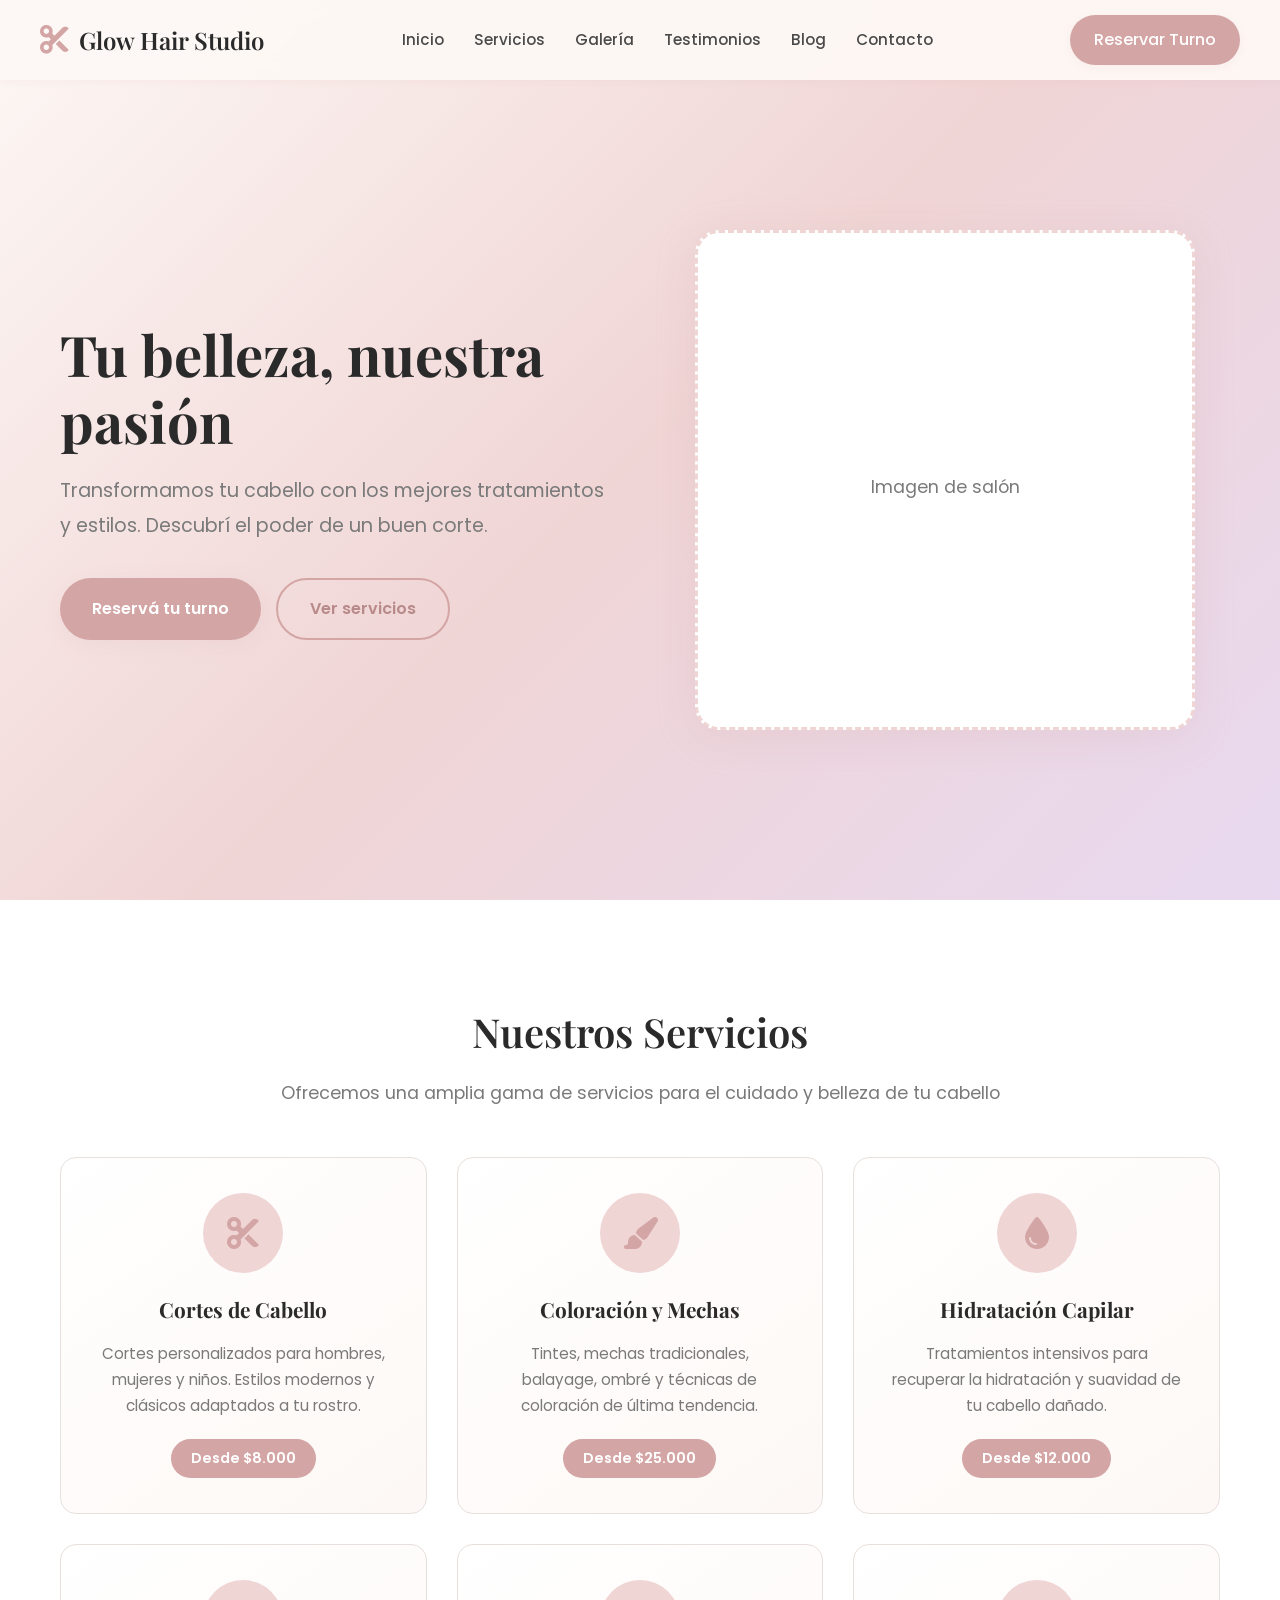
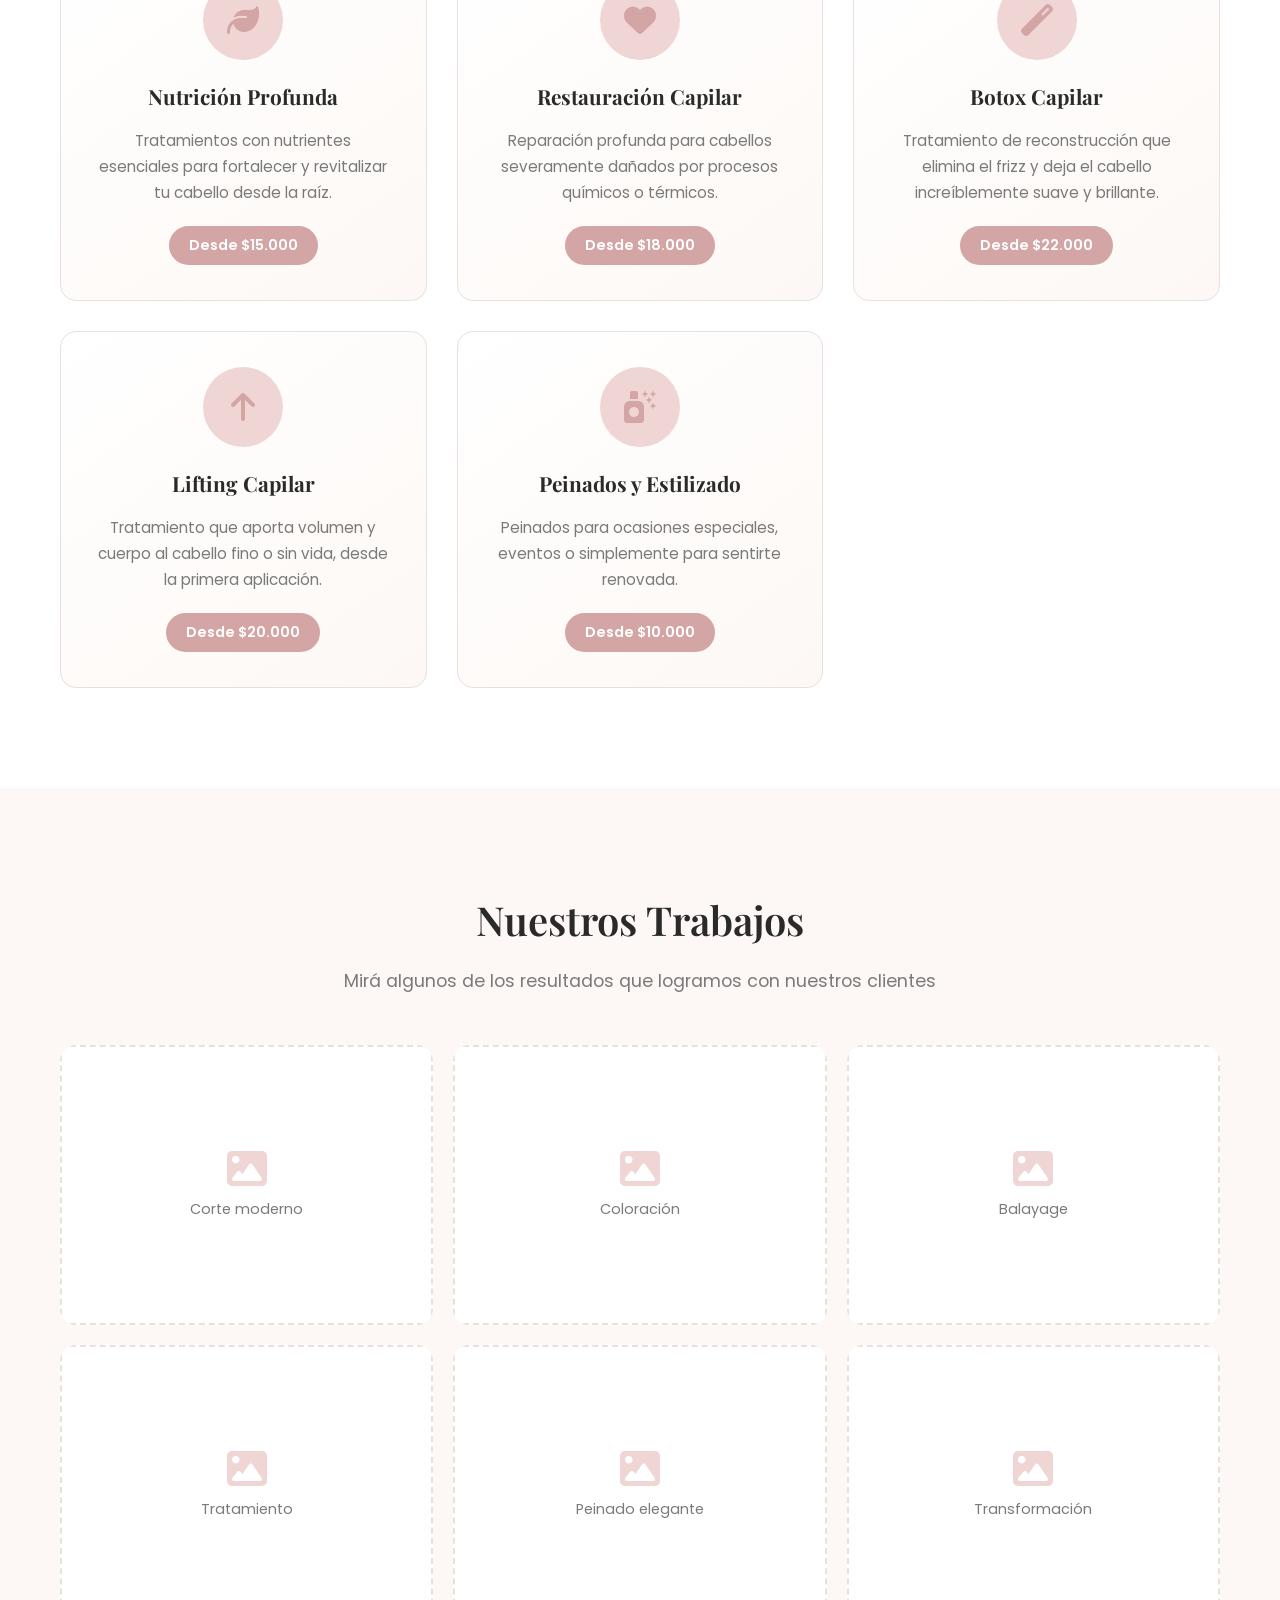
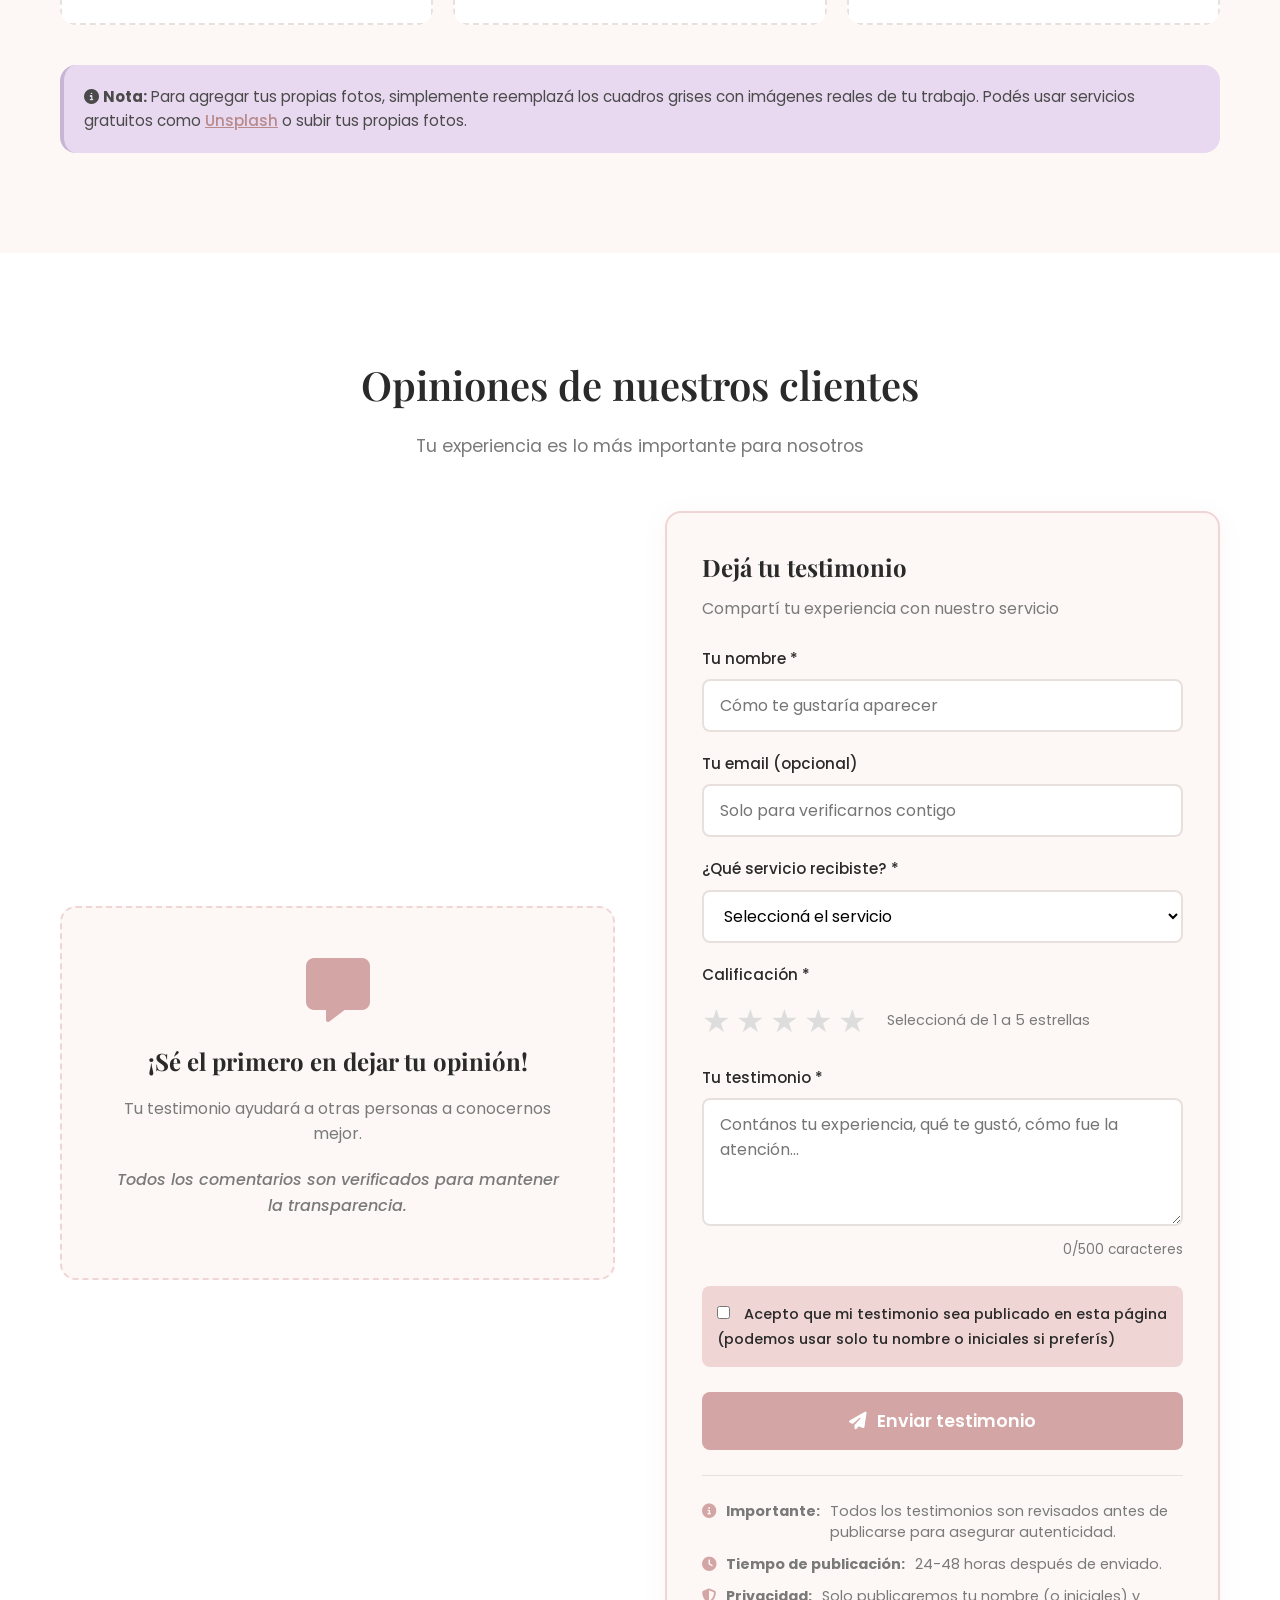
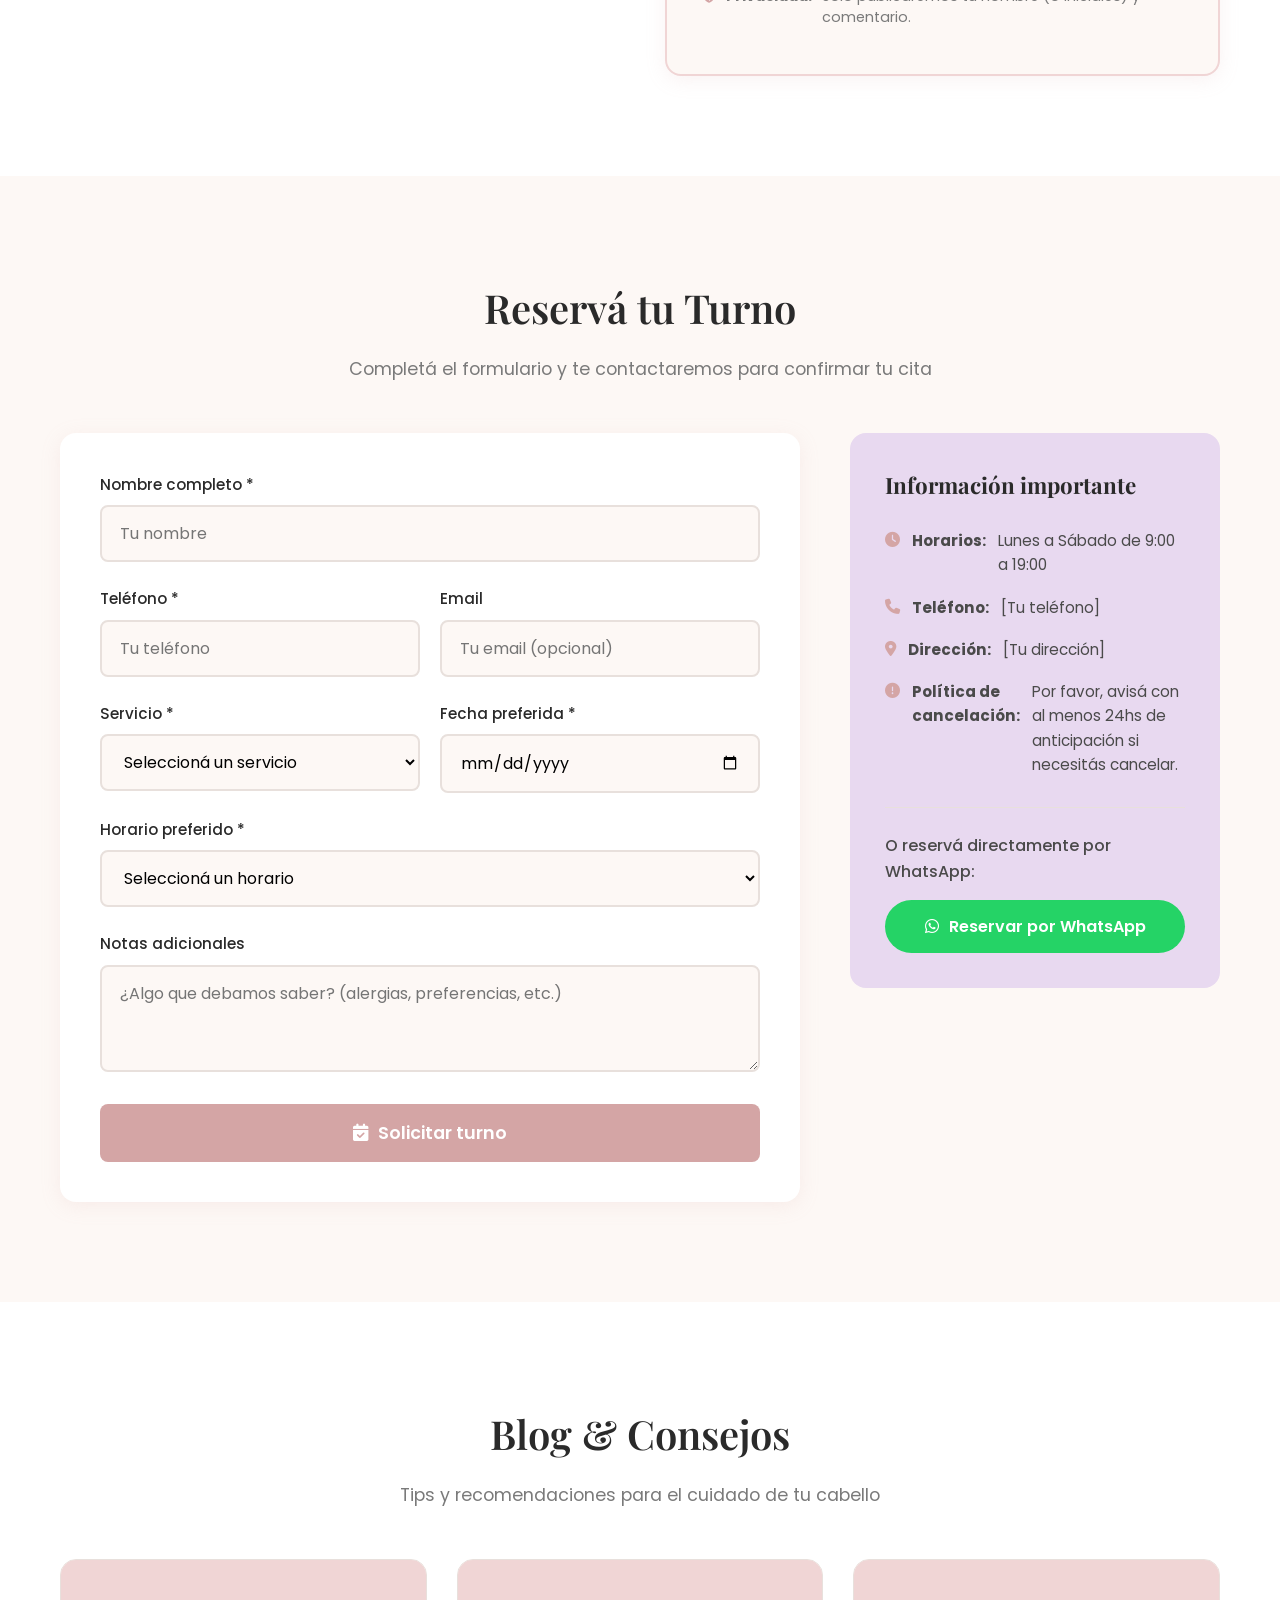
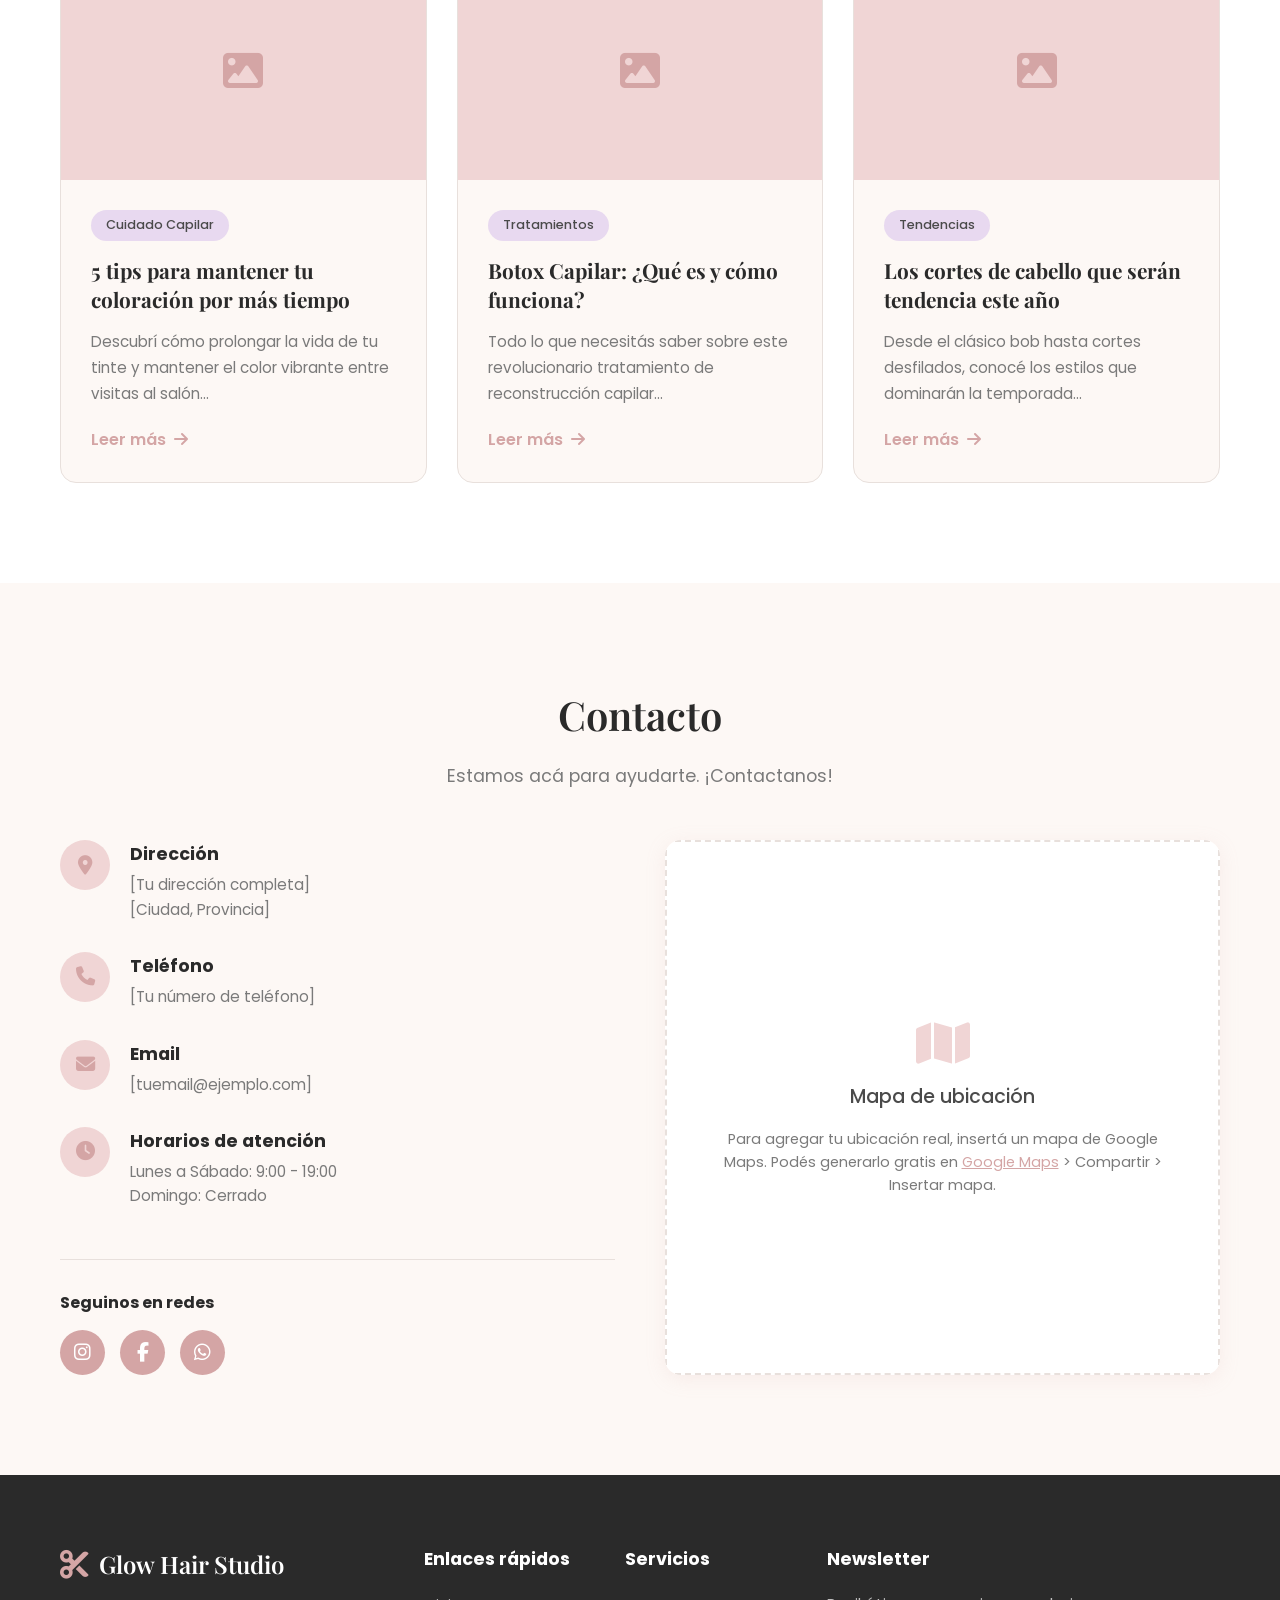
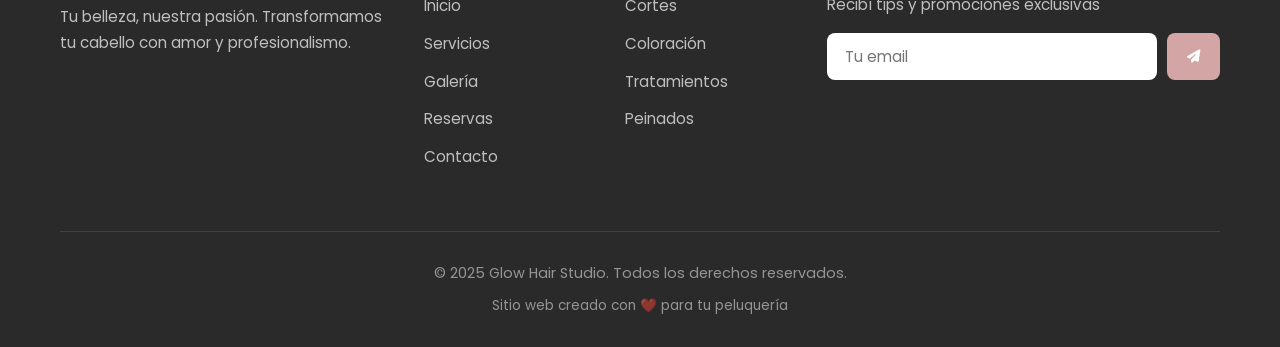
<file: index.html>
<!DOCTYPE html>
<html lang="es">
<head>
    <meta charset="UTF-8">
    <meta name="viewport" content="width=device-width, initial-scale=1.0">
    <title>Glow Hair Studio | Tu peluquería de confianza</title>
    <link rel="stylesheet" href="styles.css">
    <link rel="preconnect" href="https://fonts.googleapis.com">
    <link rel="preconnect" href="https://fonts.gstatic.com" crossorigin>
    <link href="https://fonts.googleapis.com/css2?family=Playfair+Display:wght@400;500;600;700&family=Poppins:wght@300;400;500;600&display=swap" rel="stylesheet">
    <link rel="stylesheet" href="https://cdnjs.cloudflare.com/ajax/libs/font-awesome/6.4.0/css/all.min.css">
</head>
<body>
    <!-- Header / Navbar -->
    <header class="header">
        <nav class="navbar">
            <div class="logo">
                <i class="fas fa-cut"></i>
                <span>Glow Hair Studio</span>
            </div>
            <ul class="nav-links">
                <li><a href="#inicio">Inicio</a></li>
                <li><a href="#servicios">Servicios</a></li>
                <li><a href="#galeria">Galería</a></li>
                <li><a href="#testimonios">Testimonios</a></li>
                <li><a href="#blog">Blog</a></li>
                <li><a href="#contacto">Contacto</a></li>
            </ul>
            <a href="#reservas" class="btn-reservar">Reservar Turno</a>
            <div class="hamburger">
                <span></span>
                <span></span>
                <span></span>
            </div>
        </nav>
    </header>

    <!-- Hero Section -->
    <section id="inicio" class="hero">
        <div class="hero-content">
            <h1>Tu belleza, nuestra pasión</h1>
            <p>Transformamos tu cabello con los mejores tratamientos y estilos. Descubrí el poder de un buen corte.</p>
            <div class="hero-buttons">
                <a href="#reservas" class="btn-primary">Reservá tu turno</a>
                <a href="#servicios" class="btn-secondary">Ver servicios</a>
            </div>
        </div>
        <div class="hero-image">
            <div class="hero-img-placeholder">
                <i class="fas fa-sparkles"></i>
                <p>Imagen de salón</p>
            </div>
        </div>
    </section>

    <!-- Services Section -->
    <section id="servicios" class="servicios">
        <div class="container">
            <h2 class="section-title">Nuestros Servicios</h2>
            <p class="section-subtitle">Ofrecemos una amplia gama de servicios para el cuidado y belleza de tu cabello</p>
            
            <div class="servicios-grid">
                <div class="servicio-card">
                    <div class="servicio-icon">
                        <i class="fas fa-cut"></i>
                    </div>
                    <h3>Cortes de Cabello</h3>
                    <p>Cortes personalizados para hombres, mujeres y niños. Estilos modernos y clásicos adaptados a tu rostro.</p>
                    <span class="precio">Desde $8.000</span>
                </div>

                <div class="servicio-card">
                    <div class="servicio-icon">
                        <i class="fas fa-paint-brush"></i>
                    </div>
                    <h3>Coloración y Mechas</h3>
                    <p>Tintes, mechas tradicionales, balayage, ombré y técnicas de coloración de última tendencia.</p>
                    <span class="precio">Desde $25.000</span>
                </div>

                <div class="servicio-card">
                    <div class="servicio-icon">
                        <i class="fas fa-tint"></i>
                    </div>
                    <h3>Hidratación Capilar</h3>
                    <p>Tratamientos intensivos para recuperar la hidratación y suavidad de tu cabello dañado.</p>
                    <span class="precio">Desde $12.000</span>
                </div>

                <div class="servicio-card">
                    <div class="servicio-icon">
                        <i class="fas fa-leaf"></i>
                    </div>
                    <h3>Nutrición Profunda</h3>
                    <p>Tratamientos con nutrientes esenciales para fortalecer y revitalizar tu cabello desde la raíz.</p>
                    <span class="precio">Desde $15.000</span>
                </div>

                <div class="servicio-card">
                    <div class="servicio-icon">
                        <i class="fas fa-heart"></i>
                    </div>
                    <h3>Restauración Capilar</h3>
                    <p>Reparación profunda para cabellos severamente dañados por procesos químicos o térmicos.</p>
                    <span class="precio">Desde $18.000</span>
                </div>

                <div class="servicio-card">
                    <div class="servicio-icon">
                        <i class="fas fa-magic"></i>
                    </div>
                    <h3>Botox Capilar</h3>
                    <p>Tratamiento de reconstrucción que elimina el frizz y deja el cabello increíblemente suave y brillante.</p>
                    <span class="precio">Desde $22.000</span>
                </div>

                <div class="servicio-card">
                    <div class="servicio-icon">
                        <i class="fas fa-arrow-up"></i>
                    </div>
                    <h3>Lifting Capilar</h3>
                    <p>Tratamiento que aporta volumen y cuerpo al cabello fino o sin vida, desde la primera aplicación.</p>
                    <span class="precio">Desde $20.000</span>
                </div>

                <div class="servicio-card">
                    <div class="servicio-icon">
                        <i class="fas fa-air-freshener"></i>
                    </div>
                    <h3>Peinados y Estilizado</h3>
                    <p>Peinados para ocasiones especiales, eventos o simplemente para sentirte renovada.</p>
                    <span class="precio">Desde $10.000</span>
                </div>
            </div>
        </div>
    </section>

    <!-- Gallery Section -->
    <section id="galeria" class="galeria">
        <div class="container">
            <h2 class="section-title">Nuestros Trabajos</h2>
            <p class="section-subtitle">Mirá algunos de los resultados que logramos con nuestros clientes</p>
            
            <div class="galeria-grid">
                <div class="galeria-item">
                    <div class="galeria-placeholder">
                        <i class="fas fa-image"></i>
                        <span>Corte moderno</span>
                    </div>
                </div>
                <div class="galeria-item">
                    <div class="galeria-placeholder">
                        <i class="fas fa-image"></i>
                        <span>Coloración</span>
                    </div>
                </div>
                <div class="galeria-item">
                    <div class="galeria-placeholder">
                        <i class="fas fa-image"></i>
                        <span>Balayage</span>
                    </div>
                </div>
                <div class="galeria-item">
                    <div class="galeria-placeholder">
                        <i class="fas fa-image"></i>
                        <span>Tratamiento</span>
                    </div>
                </div>
                <div class="galeria-item">
                    <div class="galeria-placeholder">
                        <i class="fas fa-image"></i>
                        <span>Peinado elegante</span>
                    </div>
                </div>
                <div class="galeria-item">
                    <div class="galeria-placeholder">
                        <i class="fas fa-image"></i>
                        <span>Transformación</span>
                    </div>
                </div>
            </div>
            
            <div class="galeria-nota">
                <p><i class="fas fa-info-circle"></i> <strong>Nota:</strong> Para agregar tus propias fotos, simplemente reemplazá los cuadros grises con imágenes reales de tu trabajo. Podés usar servicios gratuitos como <a href="https://unsplash.com" target="_blank">Unsplash</a> o subir tus propias fotos.</p>
            </div>
        </div>
    </section>

    <!-- Testimonials Section -->
    <section id="testimonios" class="testimonios">
        <div class="container">
            <h2 class="section-title">Opiniones de nuestros clientes</h2>
            <p class="section-subtitle">Tu experiencia es lo más importante para nosotros</p>
            
            <div class="testimonios-container">
                <!-- Lugar para testimonios futuros -->
                <div class="testimonios-vacio" id="testimonios-lista">
                    <div class="testimonios-placeholder">
                        <i class="fas fa-comment-alt"></i>
                        <h3>¡Sé el primero en dejar tu opinión!</h3>
                        <p>Tu testimonio ayudará a otras personas a conocernos mejor.</p>
                        <p class="testimonios-nota">Todos los comentarios son verificados para mantener la transparencia.</p>
                    </div>
                </div>
                
                <!-- Formulario para dejar testimonio -->
                <div class="testimonio-form-container">
                    <h3 class="form-title">Dejá tu testimonio</h3>
                    <p class="form-subtitle">Compartí tu experiencia con nuestro servicio</p>
                    
                    <form class="testimonio-form" id="form-testimonio">
                        <div class="form-group">
                            <label for="testimonio-nombre">Tu nombre *</label>
                            <input type="text" id="testimonio-nombre" name="nombre" required placeholder="Cómo te gustaría aparecer">
                        </div>
                        
                        <div class="form-group">
                            <label for="testimonio-email">Tu email (opcional)</label>
                            <input type="email" id="testimonio-email" name="email" placeholder="Solo para verificarnos contigo">
                        </div>
                        
                        <div class="form-group">
                            <label for="testimonio-servicio">¿Qué servicio recibiste? *</label>
                            <select id="testimonio-servicio" name="servicio" required>
                                <option value="">Seleccioná el servicio</option>
                                <option value="corte">Corte de cabello</option>
                                <option value="coloracion">Coloración / Mechas</option>
                                <option value="hidratacion">Hidratación</option>
                                <option value="nutricion">Nutrición</option>
                                <option value="restauracion">Restauración</option>
                                <option value="botox">Botox Capilar</option>
                                <option value="lifting">Lifting Capilar</option>
                                <option value="peinado">Peinado</option>
                                <option value="varios">Varios servicios</option>
                            </select>
                        </div>
                        
                        <div class="form-group">
                            <label for="testimonio-calificacion">Calificación *</label>
                            <div class="rating-stars">
                                <span class="star" data-value="1">★</span>
                                <span class="star" data-value="2">★</span>
                                <span class="star" data-value="3">★</span>
                                <span class="star" data-value="4">★</span>
                                <span class="star" data-value="5">★</span>
                                <span class="rating-text">Seleccioná de 1 a 5 estrellas</span>
                            </div>
                            <input type="hidden" id="testimonio-calificacion" name="calificacion" required>
                        </div>
                        
                        <div class="form-group">
                            <label for="testimonio-comentario">Tu testimonio *</label>
                            <textarea id="testimonio-comentario" name="comentario" rows="4" required placeholder="Contános tu experiencia, qué te gustó, cómo fue la atención..."></textarea>
                            <small class="char-count"><span id="char-count">0</span>/500 caracteres</small>
                        </div>
                        
                        <div class="form-consent">
                            <input type="checkbox" id="testimonio-consentimiento" name="consentimiento" required>
                            <label for="testimonio-consentimiento">
                                Acepto que mi testimonio sea publicado en esta página (podemos usar solo tu nombre o iniciales si preferís)
                            </label>
                        </div>
                        
                        <button type="submit" class="btn-testimonio">
                            <i class="fas fa-paper-plane"></i>
                            Enviar testimonio
                        </button>
                    </form>
                    
                    <div class="testimonio-info">
                        <p><i class="fas fa-info-circle"></i> <strong>Importante:</strong> Todos los testimonios son revisados antes de publicarse para asegurar autenticidad.</p>
                        <p><i class="fas fa-clock"></i> <strong>Tiempo de publicación:</strong> 24-48 horas después de enviado.</p>
                        <p><i class="fas fa-shield-alt"></i> <strong>Privacidad:</strong> Solo publicaremos tu nombre (o iniciales) y comentario.</p>
                    </div>
                </div>
            </div>
        </div>
    </section>

    <!-- Booking Section -->
    <section id="reservas" class="reservas">
        <div class="container">
            <h2 class="section-title">Reservá tu Turno</h2>
            <p class="section-subtitle">Completá el formulario y te contactaremos para confirmar tu cita</p>
            
            <div class="reservas-container">
                <form class="reservas-form" id="form-reserva">
                    <div class="form-group">
                        <label for="nombre">Nombre completo *</label>
                        <input type="text" id="nombre" name="nombre" required placeholder="Tu nombre">
                    </div>
                    
                    <div class="form-row">
                        <div class="form-group">
                            <label for="telefono">Teléfono *</label>
                            <input type="tel" id="telefono" name="telefono" required placeholder="Tu teléfono">
                        </div>
                        <div class="form-group">
                            <label for="email">Email</label>
                            <input type="email" id="email" name="email" placeholder="Tu email (opcional)">
                        </div>
                    </div>
                    
                    <div class="form-row">
                        <div class="form-group">
                            <label for="servicio">Servicio *</label>
                            <select id="servicio" name="servicio" required>
                                <option value="">Seleccioná un servicio</option>
                                <option value="corte">Corte de cabello</option>
                                <option value="coloracion">Coloración / Mechas</option>
                                <option value="hidratacion">Hidratación</option>
                                <option value="nutricion">Nutrición</option>
                                <option value="restauracion">Restauración</option>
                                <option value="botox">Botox Capilar</option>
                                <option value="lifting">Lifting Capilar</option>
                                <option value="peinado">Peinado</option>
                            </select>
                        </div>
                        <div class="form-group">
                            <label for="fecha">Fecha preferida *</label>
                            <input type="date" id="fecha" name="fecha" required>
                        </div>
                    </div>
                    
                    <div class="form-group">
                        <label for="horario">Horario preferido *</label>
                        <select id="horario" name="horario" required>
                            <option value="">Seleccioná un horario</option>
                            <option value="09:00">09:00 hs</option>
                            <option value="10:00">10:00 hs</option>
                            <option value="11:00">11:00 hs</option>
                            <option value="12:00">12:00 hs</option>
                            <option value="14:00">14:00 hs</option>
                            <option value="15:00">15:00 hs</option>
                            <option value="16:00">16:00 hs</option>
                            <option value="17:00">17:00 hs</option>
                            <option value="18:00">18:00 hs</option>
                        </select>
                    </div>
                    
                    <div class="form-group">
                        <label for="notas">Notas adicionales</label>
                        <textarea id="notas" name="notas" rows="3" placeholder="¿Algo que debamos saber? (alergias, preferencias, etc.)"></textarea>
                    </div>
                    
                    <button type="submit" class="btn-submit">
                        <i class="fas fa-calendar-check"></i>
                        Solicitar turno
                    </button>
                </form>
                
                <div class="reservas-info">
                    <h3>Información importante</h3>
                    <ul>
                        <li><i class="fas fa-clock"></i> <strong>Horarios:</strong> Lunes a Sábado de 9:00 a 19:00</li>
                        <li><i class="fas fa-phone"></i> <strong>Teléfono:</strong> [Tu teléfono]</li>
                        <li><i class="fas fa-map-marker-alt"></i> <strong>Dirección:</strong> [Tu dirección]</li>
                        <li><i class="fas fa-exclamation-circle"></i> <strong>Política de cancelación:</strong> Por favor, avisá con al menos 24hs de anticipación si necesitás cancelar.</li>
                    </ul>
                    
                    <div class="whatsapp-reserva">
                        <p>O reservá directamente por WhatsApp:</p>
                        <a href="https://wa.me/549XXXXXXXXXX?text=Hola!%20Quiero%20reservar%20un%20turno" class="btn-whatsapp" target="_blank">
                            <i class="fab fa-whatsapp"></i>
                            Reservar por WhatsApp
                        </a>
                    </div>
                </div>
            </div>
        </div>
    </section>

    <!-- Blog Section -->
    <section id="blog" class="blog">
        <div class="container">
            <h2 class="section-title">Blog & Consejos</h2>
            <p class="section-subtitle">Tips y recomendaciones para el cuidado de tu cabello</p>
            
            <div class="blog-grid">
                <article class="blog-card">
                    <div class="blog-image">
                        <div class="blog-placeholder">
                            <i class="fas fa-image"></i>
                        </div>
                    </div>
                    <div class="blog-content">
                        <span class="blog-category">Cuidado Capilar</span>
                        <h3>5 tips para mantener tu coloración por más tiempo</h3>
                        <p>Descubrí cómo prolongar la vida de tu tinte y mantener el color vibrante entre visitas al salón...</p>
                        <a href="#" class="blog-link">Leer más <i class="fas fa-arrow-right"></i></a>
                    </div>
                </article>

                <article class="blog-card">
                    <div class="blog-image">
                        <div class="blog-placeholder">
                            <i class="fas fa-image"></i>
                        </div>
                    </div>
                    <div class="blog-content">
                        <span class="blog-category">Tratamientos</span>
                        <h3>Botox Capilar: ¿Qué es y cómo funciona?</h3>
                        <p>Todo lo que necesitás saber sobre este revolucionario tratamiento de reconstrucción capilar...</p>
                        <a href="#" class="blog-link">Leer más <i class="fas fa-arrow-right"></i></a>
                    </div>
                </article>

                <article class="blog-card">
                    <div class="blog-image">
                        <div class="blog-placeholder">
                            <i class="fas fa-image"></i>
                        </div>
                    </div>
                    <div class="blog-content">
                        <span class="blog-category">Tendencias</span>
                        <h3>Los cortes de cabello que serán tendencia este año</h3>
                        <p>Desde el clásico bob hasta cortes desfilados, conocé los estilos que dominarán la temporada...</p>
                        <a href="#" class="blog-link">Leer más <i class="fas fa-arrow-right"></i></a>
                    </div>
                </article>
            </div>
        </div>
    </section>

    <!-- Contact Section -->
    <section id="contacto" class="contacto">
        <div class="container">
            <h2 class="section-title">Contacto</h2>
            <p class="section-subtitle">Estamos acá para ayudarte. ¡Contactanos!</p>
            
            <div class="contacto-grid">
                <div class="contacto-info">
                    <div class="contacto-item">
                        <i class="fas fa-map-marker-alt"></i>
                        <div>
                            <h4>Dirección</h4>
                            <p>[Tu dirección completa]</p>
                            <p>[Ciudad, Provincia]</p>
                        </div>
                    </div>
                    
                    <div class="contacto-item">
                        <i class="fas fa-phone"></i>
                        <div>
                            <h4>Teléfono</h4>
                            <p>[Tu número de teléfono]</p>
                        </div>
                    </div>
                    
                    <div class="contacto-item">
                        <i class="fas fa-envelope"></i>
                        <div>
                            <h4>Email</h4>
                            <p>[tuemail@ejemplo.com]</p>
                        </div>
                    </div>
                    
                    <div class="contacto-item">
                        <i class="fas fa-clock"></i>
                        <div>
                            <h4>Horarios de atención</h4>
                            <p>Lunes a Sábado: 9:00 - 19:00</p>
                            <p>Domingo: Cerrado</p>
                        </div>
                    </div>
                    
                    <div class="contacto-social">
                        <h4>Seguinos en redes</h4>
                        <div class="social-links">
                            <a href="#" class="social-link" title="Instagram"><i class="fab fa-instagram"></i></a>
                            <a href="#" class="social-link" title="Facebook"><i class="fab fa-facebook-f"></i></a>
                            <a href="#" class="social-link" title="WhatsApp"><i class="fab fa-whatsapp"></i></a>
                        </div>
                    </div>
                </div>
                
                <div class="contacto-map">
                    <div class="map-placeholder">
                        <i class="fas fa-map"></i>
                        <p>Mapa de ubicación</p>
                        <span>Para agregar tu ubicación real, insertá un mapa de Google Maps. Podés generarlo gratis en <a href="https://maps.google.com" target="_blank">Google Maps</a> > Compartir > Insertar mapa.</span>
                    </div>
                </div>
            </div>
        </div>
    </section>

    <!-- Footer -->
    <footer class="footer">
        <div class="container">
            <div class="footer-content">
                <div class="footer-brand">
                    <div class="logo">
                        <i class="fas fa-cut"></i>
                        <span>Glow Hair Studio</span>
                    </div>
                    <p>Tu belleza, nuestra pasión. Transformamos tu cabello con amor y profesionalismo.</p>
                </div>
                
                <div class="footer-links">
                    <h4>Enlaces rápidos</h4>
                    <ul>
                        <li><a href="#inicio">Inicio</a></li>
                        <li><a href="#servicios">Servicios</a></li>
                        <li><a href="#galeria">Galería</a></li>
                        <li><a href="#reservas">Reservas</a></li>
                        <li><a href="#contacto">Contacto</a></li>
                    </ul>
                </div>
                
                <div class="footer-services">
                    <h4>Servicios</h4>
                    <ul>
                        <li><a href="#">Cortes</a></li>
                        <li><a href="#">Coloración</a></li>
                        <li><a href="#">Tratamientos</a></li>
                        <li><a href="#">Peinados</a></li>
                    </ul>
                </div>
                
                <div class="footer-newsletter">
                    <h4>Newsletter</h4>
                    <p>Recibí tips y promociones exclusivas</p>
                    <form class="newsletter-form">
                        <input type="email" placeholder="Tu email">
                        <button type="submit"><i class="fas fa-paper-plane"></i></button>
                    </form>
                </div>
            </div>
            
            <div class="footer-bottom">
                <p>&copy; 2025 Glow Hair Studio. Todos los derechos reservados.</p>
                <p class="footer-note">Sitio web creado con ❤️ para tu peluquería</p>
            </div>
        </div>
    </footer>

    <!-- Modal de confirmación -->
    <div id="modal-confirmacion" class="modal">
        <div class="modal-content">
            <i class="fas fa-check-circle"></i>
            <h3>¡Reserva recibida!</h3>
            <p>Gracias por solicitar tu turno. Te contactaremos pronto para confirmar tu cita.</p>
            <button class="btn-cerrar-modal">Aceptar</button>
        </div>
    </div>

    <script src="script.js"></script>
</body>
</html>
</file>
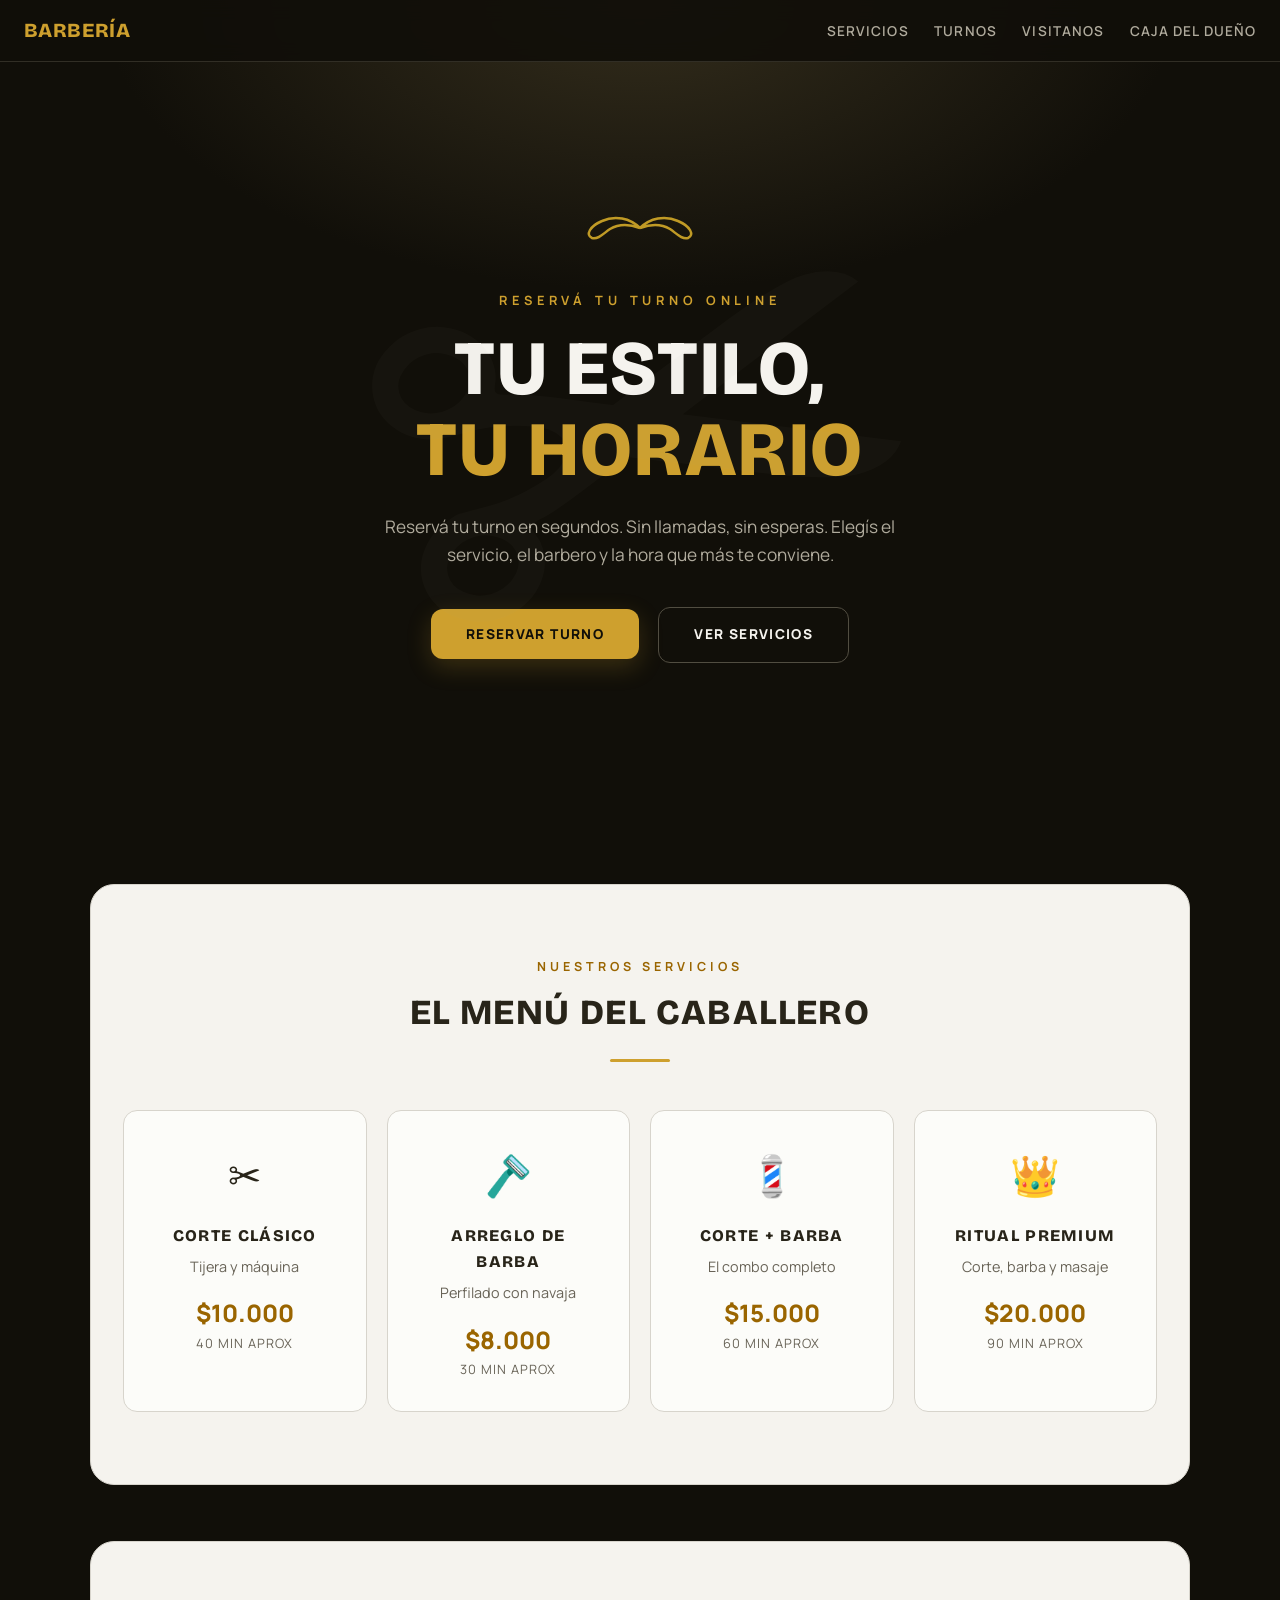
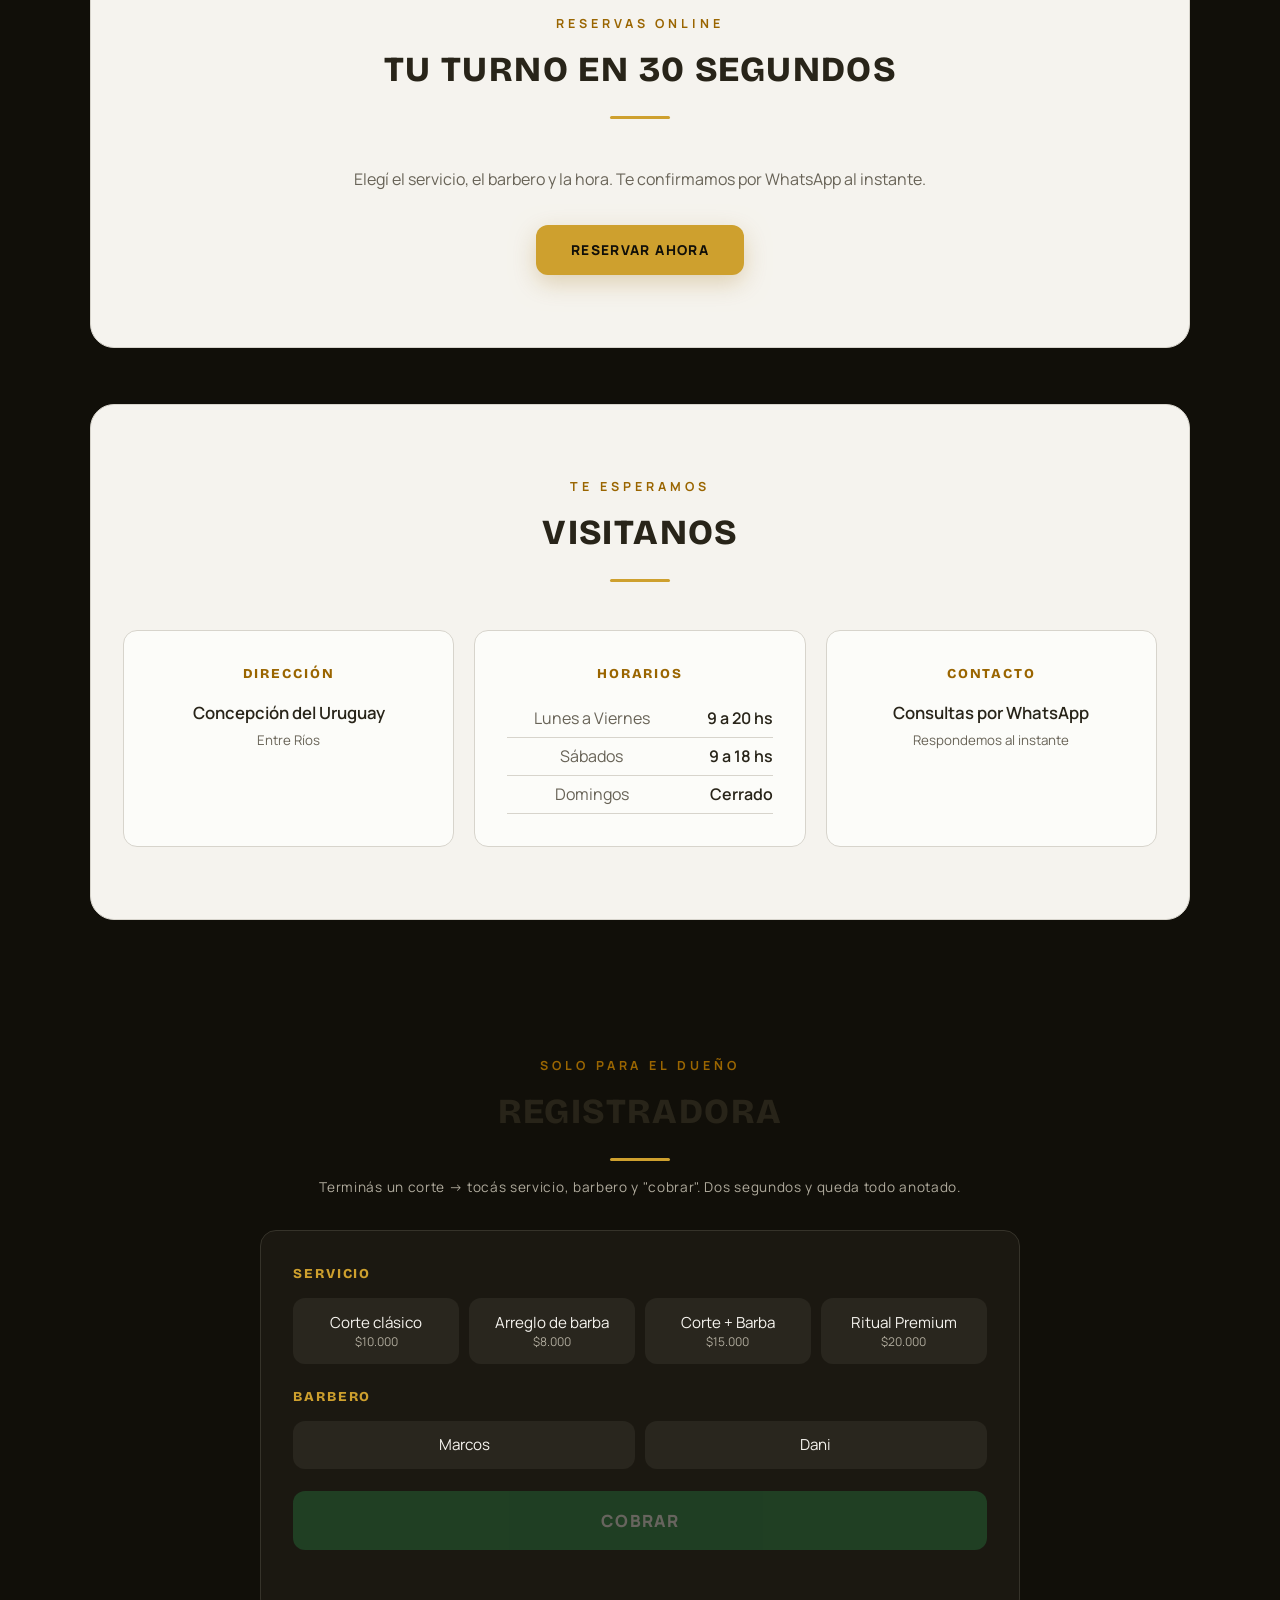
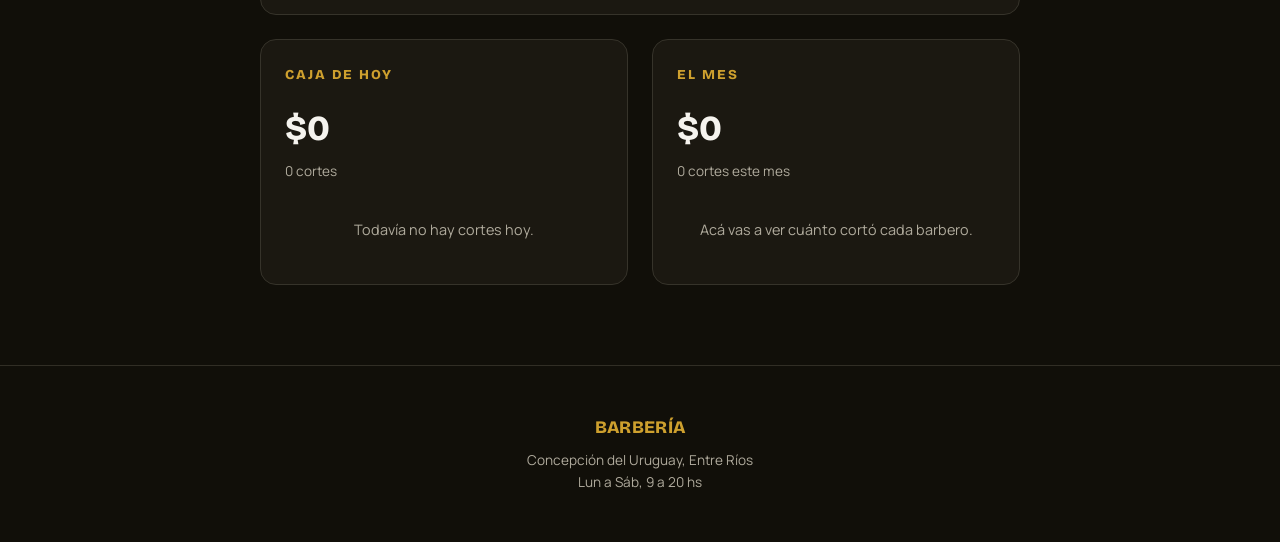
<file: demo/index.html>
<!DOCTYPE html>
<html lang="es">
<head>
<meta charset="UTF-8">
<meta name="viewport" content="width=device-width, initial-scale=1.0">
<title>Barbería — Turnos online</title>
<link rel="preconnect" href="https://fonts.googleapis.com">
<link rel="preconnect" href="https://fonts.gstatic.com" crossorigin>
<link href="https://fonts.googleapis.com/css2?family=Bricolage+Grotesque:opsz,wght@12..96,400..800&family=Manrope:wght@400;500;600;700;800&display=swap" rel="stylesheet">
<style>
  :root {
    --ink: oklch(0.17 0.012 90);
    --surface: oklch(0.21 0.014 90);
    --surface-2: oklch(0.27 0.016 90);
    --paper: oklch(0.965 0.008 95);
    --gold: oklch(0.73 0.135 85);
    --gold-soft: oklch(0.84 0.11 90);
    --gold-dark: oklch(0.55 0.12 75);
    --ink-paper: oklch(0.26 0.02 90);
    --muted-dark: oklch(0.74 0.02 90);
    --muted-paper: oklch(0.5 0.02 90);
    --line: oklch(0.87 0.012 90);
    --green: oklch(0.55 0.13 150);
    --radius: 14px;
  }
  * { margin: 0; padding: 0; box-sizing: border-box; }
  html { scroll-behavior: smooth; }
  body {
    background: var(--ink);
    color: var(--muted-dark);
    font-family: 'Manrope', system-ui, sans-serif;
    font-size: 16px;
    line-height: 1.6;
    -webkit-font-smoothing: antialiased;
  }
  h1, h2, h3, .display {
    font-family: 'Bricolage Grotesque', 'Manrope', sans-serif;
    letter-spacing: -0.01em;
  }

  /* ============ NAV ============ */
  nav {
    position: fixed; top: 0; left: 0; right: 0; z-index: 100;
    display: flex; justify-content: space-between; align-items: center;
    padding: 0.9rem 1.5rem;
    background: oklch(0.17 0.012 90 / 0.92);
    backdrop-filter: blur(10px);
    border-bottom: 1px solid oklch(0.3 0.015 90);
  }
  .logo { font-family: 'Bricolage Grotesque', sans-serif; font-weight: 800; font-size: 1.25rem; letter-spacing: 0.02em; color: var(--gold); text-transform: uppercase; }
  nav ul { display: flex; gap: 1.6rem; list-style: none; align-items: center; }
  nav a { color: var(--muted-dark); text-decoration: none; font-size: 0.85rem; font-weight: 600; letter-spacing: 0.08em; text-transform: uppercase; transition: color 0.2s; }
  nav a:hover { color: var(--gold-soft); }
  .btn-nav {
    background: var(--gold); color: var(--ink) !important;
    padding: 0.55rem 1.1rem; border-radius: 10px; font-weight: 800;
  }

  /* ============ HERO ============ */
  .hero {
    min-height: 92vh;
    display: flex; flex-direction: column; justify-content: center; align-items: center;
    text-align: center; padding: 7rem 1.5rem 4rem;
    position: relative; overflow: hidden;
    background:
      radial-gradient(60% 50% at 50% 0%, oklch(0.3 0.03 90), transparent 70%),
      var(--ink);
  }
  .hero::before {
    content: "✂";
    position: absolute; font-size: 42rem; opacity: 0.03;
    top: 50%; left: 50%; transform: translate(-50%,-50%) rotate(-15deg);
    pointer-events: none;
  }
  .hero .subtitulo { color: var(--gold); letter-spacing: 0.38em; text-transform: uppercase; font-size: 0.8rem; font-weight: 700; margin-bottom: 1.2rem; }
  .hero h1 { font-size: clamp(2.6rem, 7vw, 4.8rem); text-transform: uppercase; line-height: 1.05; color: var(--paper); font-weight: 800; letter-spacing: 0.02em; }
  .hero h1 em { color: var(--gold); font-style: normal; }
  .hero p { color: var(--muted-dark); max-width: 520px; margin: 1.4rem 0 2.4rem; font-size: 1.08rem; }
  .btn {
    display: inline-block; padding: 1rem 2.2rem;
    background: var(--gold); color: var(--ink);
    text-decoration: none; font-weight: 800; letter-spacing: 0.1em;
    text-transform: uppercase; font-size: 0.85rem; border-radius: 12px;
    border: none; cursor: pointer; font-family: inherit;
    transition: transform 0.18s ease, background 0.18s ease;
    box-shadow: 0 8px 24px oklch(0.73 0.135 85 / 0.22);
  }
  .btn:hover { background: var(--gold-soft); transform: translateY(-2px); }
  .btn.secundario { background: transparent; color: var(--paper); border: 1.5px solid oklch(0.42 0.02 90); margin-left: 1rem; box-shadow: none; }
  .btn.secundario:hover { border-color: var(--gold); color: var(--gold-soft); }
  .bigote { width: 120px; margin-bottom: 1.5rem; opacity: 0.95; }

  /* ============ SECCIONES CLARAS ============ */
  section { padding: 5rem 1.5rem; max-width: 1100px; margin: 0 auto; }
  #servicios, #turnos, #visitanos {
    background: var(--paper);
    color: var(--ink-paper);
    border: 1px solid var(--line);
    border-radius: 24px;
    max-width: 1100px;
    margin: 3.5rem auto;
    padding: 4.5rem 2rem;
  }
  .seccion-titulo { text-align: center; margin-bottom: 3rem; }
  .seccion-titulo .etiqueta { color: var(--gold-dark); letter-spacing: 0.32em; text-transform: uppercase; font-size: 0.78rem; font-weight: 700; }
  .seccion-titulo h2 { font-size: 2.2rem; text-transform: uppercase; letter-spacing: 0.04em; margin-top: 0.5rem; color: var(--ink-paper); font-weight: 800; }
  .seccion-titulo .linea { width: 60px; height: 3px; background: var(--gold); margin: 1.1rem auto 0; border-radius: 2px; }

  /* ============ SERVICIOS ============ */
  .servicios-grid { display: grid; grid-template-columns: repeat(auto-fit, minmax(240px, 1fr)); gap: 1.25rem; }
  .servicio {
    background: oklch(0.99 0.004 95); border: 1px solid var(--line);
    padding: 2rem; border-radius: var(--radius); text-align: center;
    transition: transform 0.2s ease, border-color 0.2s ease;
  }
  .servicio:hover { border-color: var(--gold-dark); transform: translateY(-4px); }
  .servicio .icono { font-size: 2.5rem; margin-bottom: 1rem; }
  .servicio h3 { text-transform: uppercase; letter-spacing: 0.08em; font-size: 1.02rem; margin-bottom: 0.4rem; color: var(--ink-paper); font-weight: 800; }
  .servicio p { color: var(--muted-paper); font-size: 0.9rem; margin-bottom: 1rem; }
  .servicio .precio { color: var(--gold-dark); font-size: 1.5rem; font-weight: 800; }
  .servicio .duracion { color: var(--muted-paper); font-size: 0.8rem; letter-spacing: 0.08em; }

  /* ============ INFO LOCAL ============ */
  .info-grid { display: grid; grid-template-columns: repeat(auto-fit, minmax(260px, 1fr)); gap: 1.25rem; }
  .info-card {
    background: oklch(0.99 0.004 95); border: 1px solid var(--line); border-radius: var(--radius);
    padding: 2rem; text-align: center;
  }
  .info-card h3 { color: var(--gold-dark); text-transform: uppercase; letter-spacing: 0.14em; font-size: 0.85rem; margin-bottom: 1rem; font-weight: 800; }
  .info-card p { color: var(--ink-paper); font-size: 1.05rem; font-weight: 600; }
  .info-card small { color: var(--muted-paper); }
  .horarios-tabla { width: 100%; border-collapse: collapse; }
  .horarios-tabla td { padding: 0.35rem 0; border-bottom: 1px solid var(--line); }
  .horarios-tabla td:first-child { color: var(--muted-paper); }
  .horarios-tabla td:last-child { text-align: right; font-weight: 600; }

  /* ============ TURNOS ============ */
  .turnos-intro { text-align: center; max-width: 600px; margin: 0 auto 2rem; color: var(--muted-paper); }
  .turnos-cta { text-align: center; }
  .turnos-cta .btn { box-shadow: 0 8px 24px oklch(0.55 0.12 75 / 0.25); }

  /* ============ MODAL ============ */
  .modal-overlay {
    display: none; position: fixed; inset: 0; z-index: 200;
    background: oklch(0.12 0.01 90 / 0.85); backdrop-filter: blur(4px);
    align-items: center; justify-content: center; padding: 1rem;
  }
  .modal-overlay.activo { display: flex; }
  .modal {
    background: var(--surface); border: 1px solid oklch(0.32 0.016 90);
    border-radius: 18px; padding: 2rem; max-width: 500px; width: 100%;
    max-height: 90vh; overflow-y: auto; position: relative;
  }
  .modal-cerrar {
    position: absolute; top: 1rem; right: 1rem;
    background: none; border: none; color: var(--muted-dark);
    font-size: 1.5rem; cursor: pointer;
  }
  .modal-cerrar:hover { color: var(--gold); }
  .progreso { display: flex; gap: 0.5rem; margin-bottom: 2rem; }
  .progreso-paso {
    flex: 1; height: 4px; background: var(--surface-2); border-radius: 2px;
  }
  .progreso-paso.activo { background: var(--gold); }
  .paso { display: none; }
  .paso.activo { display: block; }
  .paso h3 { color: var(--gold); text-transform: uppercase; letter-spacing: 0.14em; font-size: 0.9rem; margin-bottom: 1.5rem; text-align: center; font-weight: 800; }
  .opciones { display: grid; grid-template-columns: 1fr 1fr; gap: 0.8rem; }
  .opcion {
    background: var(--surface-2); border: 1px solid transparent; border-radius: 12px;
    padding: 1rem; cursor: pointer; text-align: center; transition: all 0.2s;
  }
  .opcion:hover { border-color: oklch(0.73 0.135 85 / 0.5); }
  .opcion.seleccionada { border-color: var(--gold); background: oklch(0.73 0.135 85 / 0.14); }
  .opcion .icono { font-size: 1.8rem; margin-bottom: 0.5rem; }
  .opcion .nombre { font-weight: 800; color: var(--paper); font-size: 0.95rem; }
  .opcion .detalle { color: var(--muted-dark); font-size: 0.8rem; margin-top: 0.3rem; }
  .horarios-grid { display: grid; grid-template-columns: repeat(4, 1fr); gap: 0.5rem; }
  .horario-btn {
    background: var(--surface-2); border: 1px solid transparent; border-radius: 10px;
    padding: 0.7rem; cursor: pointer; text-align: center; color: var(--paper);
    font-family: inherit; font-size: 0.9rem; transition: all 0.2s;
  }
  .horario-btn:hover:not(:disabled) { border-color: oklch(0.73 0.135 85 / 0.5); }
  .horario-btn.seleccionado { border-color: var(--gold); background: oklch(0.73 0.135 85 / 0.14); color: var(--gold-soft); }
  .horario-btn:disabled { opacity: 0.3; cursor: not-allowed; text-decoration: line-through; }
  .fecha-input {
    width: 100%; padding: 0.8rem; background: var(--surface-2); border: 1px solid var(--surface-2);
    border-radius: 10px; color: var(--paper); font-family: inherit; font-size: 1rem;
    margin-bottom: 1rem;
  }
  .form-input {
    width: 100%; padding: 0.8rem; background: var(--surface-2); border: 1px solid var(--surface-2);
    border-radius: 10px; color: var(--paper); font-family: inherit; font-size: 1rem;
    margin-bottom: 1rem;
  }
  .form-input:focus { outline: none; border-color: var(--gold); }
  .btn-continuar {
    width: 100%; padding: 1rem; background: var(--gold); color: var(--ink);
    border: none; border-radius: 12px; font-family: inherit; font-size: 1rem;
    font-weight: 800; letter-spacing: 0.08em; text-transform: uppercase;
    cursor: pointer; margin-top: 1rem;
  }
  .btn-continuar:disabled { opacity: 0.4; cursor: not-allowed; }
  .resumen { background: var(--surface-2); border-radius: 12px; padding: 1.2rem; margin-bottom: 1rem; }
  .resumen-linea { display: flex; justify-content: space-between; padding: 0.4rem 0; border-bottom: 1px solid oklch(0.36 0.015 90); }
  .resumen-linea:last-child { border-bottom: none; }
  .resumen-linea .label { color: var(--muted-dark); }
  .resumen-linea .valor { color: var(--paper); font-weight: 800; }
  .confirmacion { text-align: center; padding: 2rem 0; }
  .confirmacion .check { font-size: 4rem; margin-bottom: 1rem; }
  .btn-whatsapp {
    display: inline-block; padding: 1rem 2rem; background: var(--green); color: var(--paper);
    text-decoration: none; font-weight: 800; letter-spacing: 0.08em; text-transform: uppercase;
    border-radius: 12px; margin-top: 1rem;
  }

  /* ============ REGISTRADORA (DUEÑO) ============ */
  .caja-wrap { max-width: 760px; margin: 0 auto; }
  .aviso-dueno {
    text-align: center; color: var(--muted-dark); font-size: 0.85rem;
    margin: -2rem 0 2rem; letter-spacing: 0.05em;
  }
  .registradora {
    background: var(--surface); border: 1px solid oklch(0.32 0.016 90);
    border-radius: 16px; padding: 2rem;
  }
  .registradora h3 { color: var(--gold); letter-spacing: 0.14em; text-transform: uppercase; font-size: 0.85rem; margin-bottom: 0.8rem; font-weight: 800; }
  .botones-reg { display: grid; grid-template-columns: repeat(auto-fit, minmax(150px, 1fr)); gap: 0.6rem; margin-bottom: 1.4rem; }
  .btn-reg {
    background: var(--surface-2); border: 1px solid transparent; border-radius: 12px;
    padding: 0.8rem 0.6rem; cursor: pointer; color: var(--paper); font-family: inherit;
    font-size: 0.95rem; transition: all 0.2s; text-align: center;
  }
  .btn-reg small { display: block; color: var(--muted-dark); font-size: 0.75rem; }
  .btn-reg:hover { border-color: oklch(0.73 0.135 85 / 0.5); }
  .btn-reg.seleccionada { border-color: var(--gold); background: oklch(0.73 0.135 85 / 0.14); }
  .btn-reg.seleccionada small { color: var(--gold-soft); }
  .btn-cobrar {
    width: 100%; padding: 1.1rem; background: var(--green); color: var(--paper);
    border: none; border-radius: 12px; font-family: inherit; font-size: 1.05rem;
    font-weight: 800; letter-spacing: 0.08em; text-transform: uppercase; cursor: pointer;
    transition: filter 0.2s; margin-bottom: 0.5rem;
  }
  .btn-cobrar:hover:not(:disabled) { filter: brightness(1.15); }
  .btn-cobrar:disabled { opacity: 0.35; cursor: not-allowed; }
  .aviso-cobrado { text-align: center; color: var(--gold-soft); min-height: 1.5rem; font-size: 0.95rem; }

  .paneles { display: grid; grid-template-columns: 1fr 1fr; gap: 1.5rem; margin-top: 1.5rem; }
  .panel { background: var(--surface); border: 1px solid oklch(0.32 0.016 90); border-radius: 16px; padding: 1.5rem; }
  .panel h3 { color: var(--gold); letter-spacing: 0.14em; text-transform: uppercase; font-size: 0.85rem; margin-bottom: 1rem; font-weight: 800; }
  .panel .total-grande { font-size: 2.2rem; color: var(--paper); margin-bottom: 0.2rem; font-family: 'Bricolage Grotesque', sans-serif; font-weight: 800; }
  .panel .sub { color: var(--muted-dark); font-size: 0.85rem; margin-bottom: 1rem; }
  .fila-corte {
    display: flex; justify-content: space-between; padding: 0.45rem 0;
    border-bottom: 1px solid oklch(0.32 0.016 90); font-size: 0.92rem;
  }
  .fila-corte small { color: var(--muted-dark); display: block; }
  .fila-corte .monto { color: var(--gold-soft); white-space: nowrap; }
  .btn-deshacer {
    background: transparent; border: 1px solid oklch(0.55 0.16 28); color: oklch(0.66 0.16 28);
    padding: 0.4rem 0.9rem; border-radius: 10px; cursor: pointer; font-size: 0.75rem;
    text-transform: uppercase; letter-spacing: 0.1em; font-family: inherit; margin-top: 0.8rem;
  }
  .btn-deshacer:hover { background: oklch(0.55 0.16 28); color: var(--paper); }
  .fila-barbero { display: flex; justify-content: space-between; padding: 0.6rem 0; border-bottom: 1px solid oklch(0.32 0.016 90); }
  .fila-barbero .comision { text-align: right; }
  .fila-barbero .comision small { display: block; color: var(--muted-dark); }
  .vacio { color: var(--muted-dark); text-align: center; padding: 1.2rem 0; font-size: 0.9rem; }

  /* ============ FOOTER ============ */
  footer {
    text-align: center; padding: 3rem 2rem;
    border-top: 1px solid oklch(0.3 0.015 90); color: var(--muted-dark); font-size: 0.85rem;
  }
  footer .logo { font-size: 1.1rem; margin-bottom: 0.5rem; }

  @media (max-width: 640px) {
    nav ul li:not(:last-child) { display: none; }
    .btn.secundario { margin-left: 0; margin-top: .8rem; }
    .paneles { grid-template-columns: 1fr; }
    .registradora { padding: 1.3rem; }
    .opciones { grid-template-columns: 1fr; }
    .horarios-grid { grid-template-columns: repeat(3, 1fr); }
    .modal { padding: 1.5rem; }
  }
</style>
</head>
<body>

<nav>
  <div class="logo">Barbería</div>
  <ul>
    <li><a href="#servicios">Servicios</a></li>
    <li><a href="#turnos">Turnos</a></li>
    <li><a href="#visitanos">Visitanos</a></li>
    <li><a href="#caja">Caja del dueño</a></li>
  </ul>
</nav>

<header class="hero">
  <svg class="bigote" viewBox="0 0 120 30" fill="none" stroke="#c9a227" stroke-width="2.5" stroke-linecap="round">
    <path d="M60 15 C50 5, 35 2, 22 8 C10 13, 5 22, 12 25 C18 27, 24 20, 30 16 C40 10, 52 12, 60 15 Z"/>
    <path d="M60 15 C70 5, 85 2, 98 8 C110 13, 115 22, 108 25 C102 27, 96 20, 90 16 C80 10, 68 12, 60 15 Z"/>
  </svg>
  <p class="subtitulo">Reservá tu turno online</p>
  <h1>Tu estilo,<br><em>tu horario</em></h1>
  <p>Reservá tu turno en segundos. Sin llamadas, sin esperas. Elegís el servicio, el barbero y la hora que más te conviene.</p>
  <div>
    <button class="btn" onclick="abrirModal()">Reservar turno</button>
    <a href="#servicios" class="btn secundario">Ver servicios</a>
  </div>
</header>

<section id="servicios">
  <div class="seccion-titulo">
    <p class="etiqueta">Nuestros servicios</p>
    <h2>El menú del caballero</h2>
    <div class="linea"></div>
  </div>
  <div class="servicios-grid" id="servicios-grid"></div>
</section>

<section id="turnos">
  <div class="seccion-titulo">
    <p class="etiqueta">Reservas online</p>
    <h2>Tu turno en 30 segundos</h2>
    <div class="linea"></div>
  </div>
  <p class="turnos-intro">Elegí el servicio, el barbero y la hora. Te confirmamos por WhatsApp al instante.</p>
  <div class="turnos-cta">
    <button class="btn" onclick="abrirModal()">Reservar ahora</button>
  </div>
</section>

<section id="visitanos">
  <div class="seccion-titulo">
    <p class="etiqueta">Te esperamos</p>
    <h2>Visitanos</h2>
    <div class="linea"></div>
  </div>
  <div class="info-grid">
    <div class="info-card">
      <h3>Dirección</h3>
      <p>Concepción del Uruguay</p>
      <small>Entre Ríos</small>
    </div>
    <div class="info-card">
      <h3>Horarios</h3>
      <table class="horarios-tabla">
        <tr><td>Lunes a Viernes</td><td>9 a 20 hs</td></tr>
        <tr><td>Sábados</td><td>9 a 18 hs</td></tr>
        <tr><td>Domingos</td><td>Cerrado</td></tr>
      </table>
    </div>
    <div class="info-card">
      <h3>Contacto</h3>
      <p>Consultas por WhatsApp</p>
      <small>Respondemos al instante</small>
    </div>
  </div>
</section>

<!-- MODAL DE TURNOS -->
<div class="modal-overlay" id="modal-turnos">
  <div class="modal">
    <button class="modal-cerrar" onclick="cerrarModal()">×</button>
    
    <div class="progreso">
      <div class="progreso-paso activo" data-paso="1"></div>
      <div class="progreso-paso" data-paso="2"></div>
      <div class="progreso-paso" data-paso="3"></div>
      <div class="progreso-paso" data-paso="4"></div>
    </div>

    <!-- Paso 1: Servicio -->
    <div class="paso activo" data-paso="1">
      <h3>Elegí el servicio</h3>
      <div class="opciones" id="opciones-servicio"></div>
      <button class="btn-continuar" id="btn-paso-1" disabled onclick="siguientePaso(2)">Continuar</button>
    </div>

    <!-- Paso 2: Barbero -->
    <div class="paso" data-paso="2">
      <h3>Elegí el barbero</h3>
      <div class="opciones" id="opciones-barbero"></div>
      <button class="btn-continuar" id="btn-paso-2" disabled onclick="siguientePaso(3)">Continuar</button>
    </div>

    <!-- Paso 3: Fecha y hora -->
    <div class="paso" data-paso="3">
      <h3>Elegí fecha y hora</h3>
      <input type="date" class="fecha-input" id="fecha-turno" onchange="renderHorarios()">
      <div class="horarios-grid" id="horarios-grid"></div>
      <button class="btn-continuar" id="btn-paso-3" disabled onclick="siguientePaso(4)">Continuar</button>
    </div>

    <!-- Paso 4: Datos -->
    <div class="paso" data-paso="4">
      <h3>Tus datos</h3>
      <input type="text" class="form-input" id="nombre-cliente" placeholder="Nombre completo" oninput="validarDatos()">
      <input type="tel" class="form-input" id="telefono-cliente" placeholder="Teléfono (ej: 3442123456)" oninput="validarDatos()">
      <div class="resumen" id="resumen-turno"></div>
      <button class="btn-continuar" id="btn-paso-4" disabled onclick="confirmarTurno()">Confirmar turno</button>
    </div>

    <!-- Confirmación -->
    <div class="paso" data-paso="5">
      <div class="confirmacion">
        <div class="check">✓</div>
        <h3 style="color: var(--dorado); margin-bottom: 1rem;">¡Turno confirmado!</h3>
        <p style="color: var(--gris-texto); margin-bottom: 1.5rem;">Te enviamos la confirmación por WhatsApp</p>
        <a href="#" class="btn-whatsapp" id="link-whatsapp" target="_blank">Abrir WhatsApp</a>
        <button class="btn-continuar" onclick="cerrarModal()" style="margin-top: 1.5rem;">Cerrar</button>
      </div>
    </div>
  </div>
</div>

<section id="caja">
  <div class="seccion-titulo">
    <p class="etiqueta">Solo para el dueño</p>
    <h2>Registradora</h2>
    <div class="linea"></div>
  </div>
  <p class="aviso-dueno">Terminás un corte → tocás servicio, barbero y "cobrar". Dos segundos y queda todo anotado.</p>
  <div class="caja-wrap">

    <div class="registradora">
      <h3>Servicio</h3>
      <div class="botones-reg" id="reg-servicios"></div>
      <h3>Barbero</h3>
      <div class="botones-reg" id="reg-barberos"></div>
      <button class="btn-cobrar" id="btn-cobrar" disabled>Cobrar</button>
      <div class="aviso-cobrado" id="aviso-cobrado"></div>
    </div>

    <div class="paneles">
      <div class="panel">
        <h3>Caja de hoy</h3>
        <div class="total-grande" id="hoy-total">$0</div>
        <div class="sub" id="hoy-cant">0 cortes</div>
        <div id="hoy-lista"></div>
        <button class="btn-deshacer" id="btn-deshacer" style="display:none">Deshacer último</button>
      </div>
      <div class="panel">
        <h3>El mes</h3>
        <div class="total-grande" id="mes-total">$0</div>
        <div class="sub" id="mes-cant">0 cortes este mes</div>
        <div id="mes-barberos"></div>
      </div>
    </div>

  </div>
</section>

<footer>
  <div class="logo">Barbería</div>
  <p>Concepción del Uruguay, Entre Ríos</p>
  <p>Lun a Sáb, 9 a 20 hs</p>
</footer>

<script>
// ==================== DATOS ====================
const SERVICIOS = [
  { id: 'corte',   nombre: 'Corte clásico',    desc: 'Tijera y máquina',             precio: 10000, duracion: 40, icono: '✂️' },
  { id: 'barba',   nombre: 'Arreglo de barba', desc: 'Perfilado con navaja',           precio: 8000,  duracion: 30, icono: '🪒' },
  { id: 'combo',   nombre: 'Corte + Barba',    desc: 'El combo completo',              precio: 15000, duracion: 60, icono: '💈' },
  { id: 'premium', nombre: 'Ritual Premium',   desc: 'Corte, barba y masaje',          precio: 20000, duracion: 90, icono: '👑' },
];
const BARBEROS = [
  { id: 'marcos', nombre: 'Marcos' },
  { id: 'dani',   nombre: 'Dani' },
];
const COMISION = 0.5;
const HORARIOS = ['09:00','10:00','11:00','12:00','14:00','15:00','16:00','17:00','18:00','19:00'];

// ==================== ESTADO ====================
const state = { servicio: null, barbero: null, fecha: null, hora: null };
const LS_CORTE = 'barberia_cortes';
const LS_TURNO = 'barberia_turnos';
const getCortes = () => JSON.parse(localStorage.getItem(LS_CORTE) || '[]');
const saveCortes = (c) => localStorage.setItem(LS_CORTE, JSON.stringify(c));
const getTurnos = () => JSON.parse(localStorage.getItem(LS_TURNO) || '[]');
const saveTurnos = (t) => localStorage.setItem(LS_TURNO, JSON.stringify(t));
const fmt$ = (n) => '$' + n.toLocaleString('es-AR');
const hoyKey = () => new Date().toISOString().slice(0, 10);
const mesKey = () => new Date().toISOString().slice(0, 7);

// ==================== MODAL ====================
function abrirModal() {
  document.getElementById('modal-turnos').classList.add('activo');
  resetModal();
}
function cerrarModal() {
  document.getElementById('modal-turnos').classList.remove('activo');
}
function resetModal() {
  state.servicio = null;
  state.barbero = null;
  state.fecha = null;
  state.hora = null;
  document.querySelectorAll('.paso').forEach(p => p.classList.remove('activo'));
  document.querySelector('.paso[data-paso="1"]').classList.add('activo');
  document.querySelectorAll('.progreso-paso').forEach(p => p.classList.remove('activo'));
  document.querySelector('.progreso-paso[data-paso="1"]').classList.add('activo');
  renderOpcionesServicio();
  renderOpcionesBarbero();
  document.getElementById('fecha-turno').value = '';
  document.getElementById('nombre-cliente').value = '';
  document.getElementById('telefono-cliente').value = '';
  document.getElementById('horarios-grid').innerHTML = '';
  document.getElementById('resumen-turno').innerHTML = '';
  document.querySelectorAll('.btn-continuar').forEach(b => b.disabled = true);
}
function siguientePaso(n) {
  document.querySelectorAll('.paso').forEach(p => p.classList.remove('activo'));
  document.querySelector(`.paso[data-paso="${n}"]`).classList.add('activo');
  document.querySelectorAll('.progreso-paso').forEach(p => {
    const paso = parseInt(p.dataset.paso);
    if (paso < n) p.classList.add('activo');
  });
  if (n === 3) renderHorarios();
  if (n === 4) renderResumen();
}

// ==================== TURNOS - PASO 1: SERVICIO ====================
function renderOpcionesServicio() {
  document.getElementById('opciones-servicio').innerHTML = SERVICIOS.map(s => `
    <div class="opcion" data-id="${s.id}">
      <div class="icono">${s.icono}</div>
      <div class="nombre">${s.nombre}</div>
      <div class="detalle">${fmt$(s.precio)} · ${s.duracion} min</div>
    </div>
  `).join('');
  document.querySelectorAll('#opciones-servicio .opcion').forEach(el =>
    el.addEventListener('click', () => {
      document.querySelectorAll('#opciones-servicio .opcion').forEach(o => o.classList.remove('seleccionada'));
      el.classList.add('seleccionada');
      state.servicio = SERVICIOS.find(s => s.id === el.dataset.id);
      document.getElementById('btn-paso-1').disabled = false;
    })
  );
}

// ==================== TURNOS - PASO 2: BARBERO ====================
function renderOpcionesBarbero() {
  document.getElementById('opciones-barbero').innerHTML = BARBEROS.map(b => `
    <div class="opcion" data-id="${b.id}">
      <div class="nombre">${b.nombre}</div>
    </div>
  `).join('');
  document.querySelectorAll('#opciones-barbero .opcion').forEach(el =>
    el.addEventListener('click', () => {
      document.querySelectorAll('#opciones-barbero .opcion').forEach(o => o.classList.remove('seleccionada'));
      el.classList.add('seleccionada');
      state.barbero = BARBEROS.find(b => b.id === el.dataset.id);
      document.getElementById('btn-paso-2').disabled = false;
    })
  );
}

// ==================== TURNOS - PASO 3: FECHA Y HORA ====================
function renderHorarios() {
  const fecha = document.getElementById('fecha-turno').value;
  if (!fecha) return;
  state.fecha = fecha;
  
  const turnos = getTurnos();
  const ocupados = turnos
    .filter(t => t.fecha === fecha && t.barberoId === state.barbero.id)
    .map(t => t.hora);
  
  const hoy = hoyKey();
  const esHoy = fecha === hoy;
  const horaActual = new Date().getHours();
  
  document.getElementById('horarios-grid').innerHTML = HORARIOS.map(h => {
    const horaNum = parseInt(h.split(':')[0]);
    const ocupado = ocupados.includes(h);
    const pasado = esHoy && horaNum <= horaActual;
    const disabled = ocupado || pasado;
    return `<button class="horario-btn ${disabled ? '' : ''}" data-hora="${h}" ${disabled ? 'disabled' : ''} onclick="seleccionarHora('${h}')">${h}</button>`;
  }).join('');
}
function seleccionarHora(h) {
  document.querySelectorAll('.horario-btn').forEach(b => b.classList.remove('seleccionado'));
  document.querySelector(`.horario-btn[data-hora="${h}"]`).classList.add('seleccionado');
  state.hora = h;
  document.getElementById('btn-paso-3').disabled = false;
}

// ==================== TURNOS - PASO 4: DATOS Y RESUMEN ====================
function renderResumen() {
  document.getElementById('resumen-turno').innerHTML = `
    <div class="resumen-linea"><span class="label">Servicio</span><span class="valor">${state.servicio.nombre}</span></div>
    <div class="resumen-linea"><span class="label">Barbero</span><span class="valor">${state.barbero.nombre}</span></div>
    <div class="resumen-linea"><span class="label">Fecha</span><span class="valor">${formatFecha(state.fecha)}</span></div>
    <div class="resumen-linea"><span class="label">Hora</span><span class="valor">${state.hora} hs</span></div>
    <div class="resumen-linea"><span class="label">Precio</span><span class="valor">${fmt$(state.servicio.precio)}</span></div>
  `;
}
function validarDatos() {
  const nombre = document.getElementById('nombre-cliente').value.trim();
  const tel = document.getElementById('telefono-cliente').value.trim();
  document.getElementById('btn-paso-4').disabled = !(nombre && tel);
}
function confirmarTurno() {
  const nombre = document.getElementById('nombre-cliente').value.trim();
  const tel = document.getElementById('telefono-cliente').value.trim();
  
  const turno = {
    id: Date.now(),
    servicioId: state.servicio.id,
    servicioNombre: state.servicio.nombre,
    barberoId: state.barbero.id,
    barberoNombre: state.barbero.nombre,
    fecha: state.fecha,
    hora: state.hora,
    nombre: nombre,
    telefono: tel,
    precio: state.servicio.precio,
  };
  
  const turnos = getTurnos();
  turnos.push(turno);
  saveTurnos(turnos);
  
  // WhatsApp
  const msg = `¡Hola ${nombre}! Te confirmo tu turno en Barbería:\n📅 ${formatFecha(state.fecha)} a las ${state.hora} hs\n💈 ${state.servicio.nombre} con ${state.barbero.nombre}\n💰 ${fmt$(state.servicio.precio)}\n¡Te esperamos!`;
  const telLimpio = tel.replace(/\D/g, '');
  const link = `https://wa.me/${telLimpio.startsWith('54') ? telLimpio : '54' + telLimpio}?text=${encodeURIComponent(msg)}`;
  document.getElementById('link-whatsapp').href = link;
  
  siguientePaso(5);
}

function formatFecha(iso) {
  const [y, m, d] = iso.split('-');
  return `${d}/${m}/${y}`;
}

// ==================== VIDRIERA ====================
document.getElementById('servicios-grid').innerHTML = SERVICIOS.map(s => `
  <div class="servicio">
    <div class="icono">${s.icono}</div>
    <h3>${s.nombre}</h3>
    <p>${s.desc}</p>
    <div class="precio">${fmt$(s.precio)}</div>
    <div class="duracion">${s.duracion} MIN APROX</div>
  </div>`).join('');

// ==================== REGISTRADORA ====================
function renderRegServicios() {
  document.getElementById('reg-servicios').innerHTML = SERVICIOS.map(s => `
    <button class="btn-reg ${state.servicio?.id === s.id ? 'seleccionada' : ''}" data-id="${s.id}">
      ${s.nombre}<small>${fmt$(s.precio)}</small>
    </button>`).join('');
  document.querySelectorAll('#reg-servicios .btn-reg').forEach(el =>
    el.addEventListener('click', () => {
      state.servicio = SERVICIOS.find(s => s.id === el.dataset.id);
      renderRegServicios(); validarCobro();
    }));
}
function renderRegBarberos() {
  document.getElementById('reg-barberos').innerHTML = BARBEROS.map(b => `
    <button class="btn-reg ${state.barbero?.id === b.id ? 'seleccionada' : ''}" data-id="${b.id}">${b.nombre}</button>
  `).join('');
  document.querySelectorAll('#reg-barberos .btn-reg').forEach(el =>
    el.addEventListener('click', () => {
      state.barbero = BARBEROS.find(b => b.id === el.dataset.id);
      renderRegBarberos(); validarCobro();
    }));
}
function validarCobro() {
  document.getElementById('btn-cobrar').disabled = !(state.servicio && state.barbero);
}

document.getElementById('btn-cobrar').addEventListener('click', () => {
  const ahora = new Date();
  const cortes = getCortes();
  cortes.push({
    id: Date.now(),
    servicioId: state.servicio.id,
    servicioNombre: state.servicio.nombre,
    barberoId: state.barbero.id,
    barberoNombre: state.barbero.nombre,
    precio: state.servicio.precio,
    fecha: ahora.toISOString().slice(0, 10),
    mes: ahora.toISOString().slice(0, 7),
    hora: ahora.toTimeString().slice(0, 5),
  });
  saveCortes(cortes);
  const aviso = document.getElementById('aviso-cobrado');
  aviso.textContent = `✓ ${state.servicio.nombre} — ${state.barbero.nombre} — ${fmt$(state.servicio.precio)}`;
  setTimeout(() => aviso.textContent = '', 3000);
  renderPaneles();
});

document.getElementById('btn-deshacer').addEventListener('click', () => {
  const cortes = getCortes();
  if (!cortes.length) return;
  cortes.pop();
  saveCortes(cortes);
  renderPaneles();
});

function renderPaneles() {
  const cortes = getCortes();
  const deHoy = cortes.filter(c => c.fecha === hoyKey());
  const delMes = cortes.filter(c => c.mes === mesKey());

  document.getElementById('hoy-total').textContent = fmt$(deHoy.reduce((a, c) => a + c.precio, 0));
  document.getElementById('hoy-cant').textContent = `${deHoy.length} corte${deHoy.length === 1 ? '' : 's'}`;
  document.getElementById('hoy-lista').innerHTML = deHoy.length
    ? deHoy.slice().reverse().map(c => `
      <div class="fila-corte">
        <div>${c.servicioNombre}<small>${c.barberoNombre} · ${c.hora} hs</small></div>
        <div class="monto">${fmt$(c.precio)}</div>
      </div>`).join('')
    : '<div class="vacio">Todavía no hay cortes hoy.</div>';
  document.getElementById('btn-deshacer').style.display = deHoy.length ? 'inline-block' : 'none';

  document.getElementById('mes-total').textContent = fmt$(delMes.reduce((a, c) => a + c.precio, 0));
  document.getElementById('mes-cant').textContent = `${delMes.length} cortes este mes`;
  document.getElementById('mes-barberos').innerHTML = delMes.length
    ? BARBEROS.map(b => {
        const suyos = delMes.filter(c => c.barberoId === b.id);
        const bruto = suyos.reduce((a, c) => a + c.precio, 0);
        return `
        <div class="fila-barbero">
          <div>${b.nombre}<small style="color:var(--gris-texto)">${suyos.length} cortes · bruto ${fmt$(bruto)}</small></div>
          <div class="comision">${fmt$(Math.round(bruto * COMISION))}<small>su comisión (50%)</small></div>
        </div>`;
      }).join('')
    : '<div class="vacio">Acá vas a ver cuánto cortó cada barbero.</div>';
}

// Init
renderRegServicios();
renderRegBarberos();
renderPaneles();
</script>
</body>
</html>
</file>
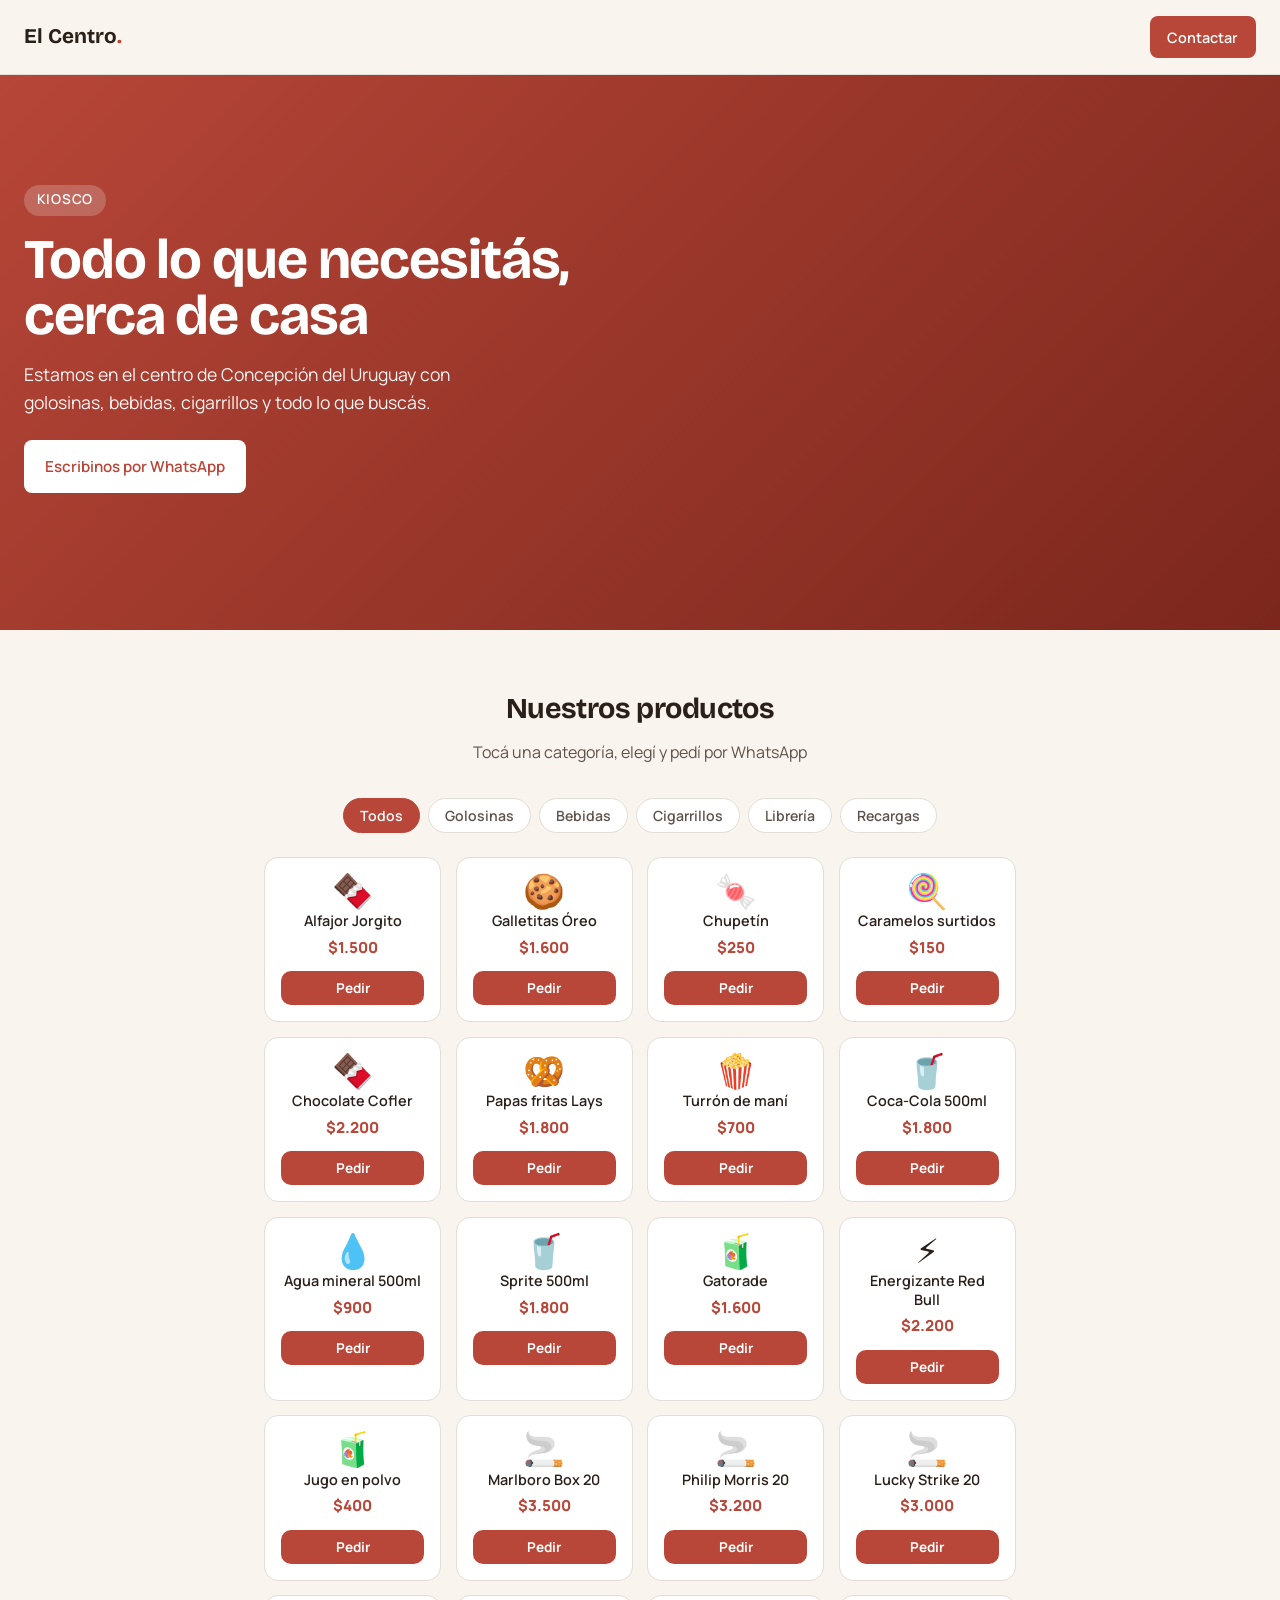
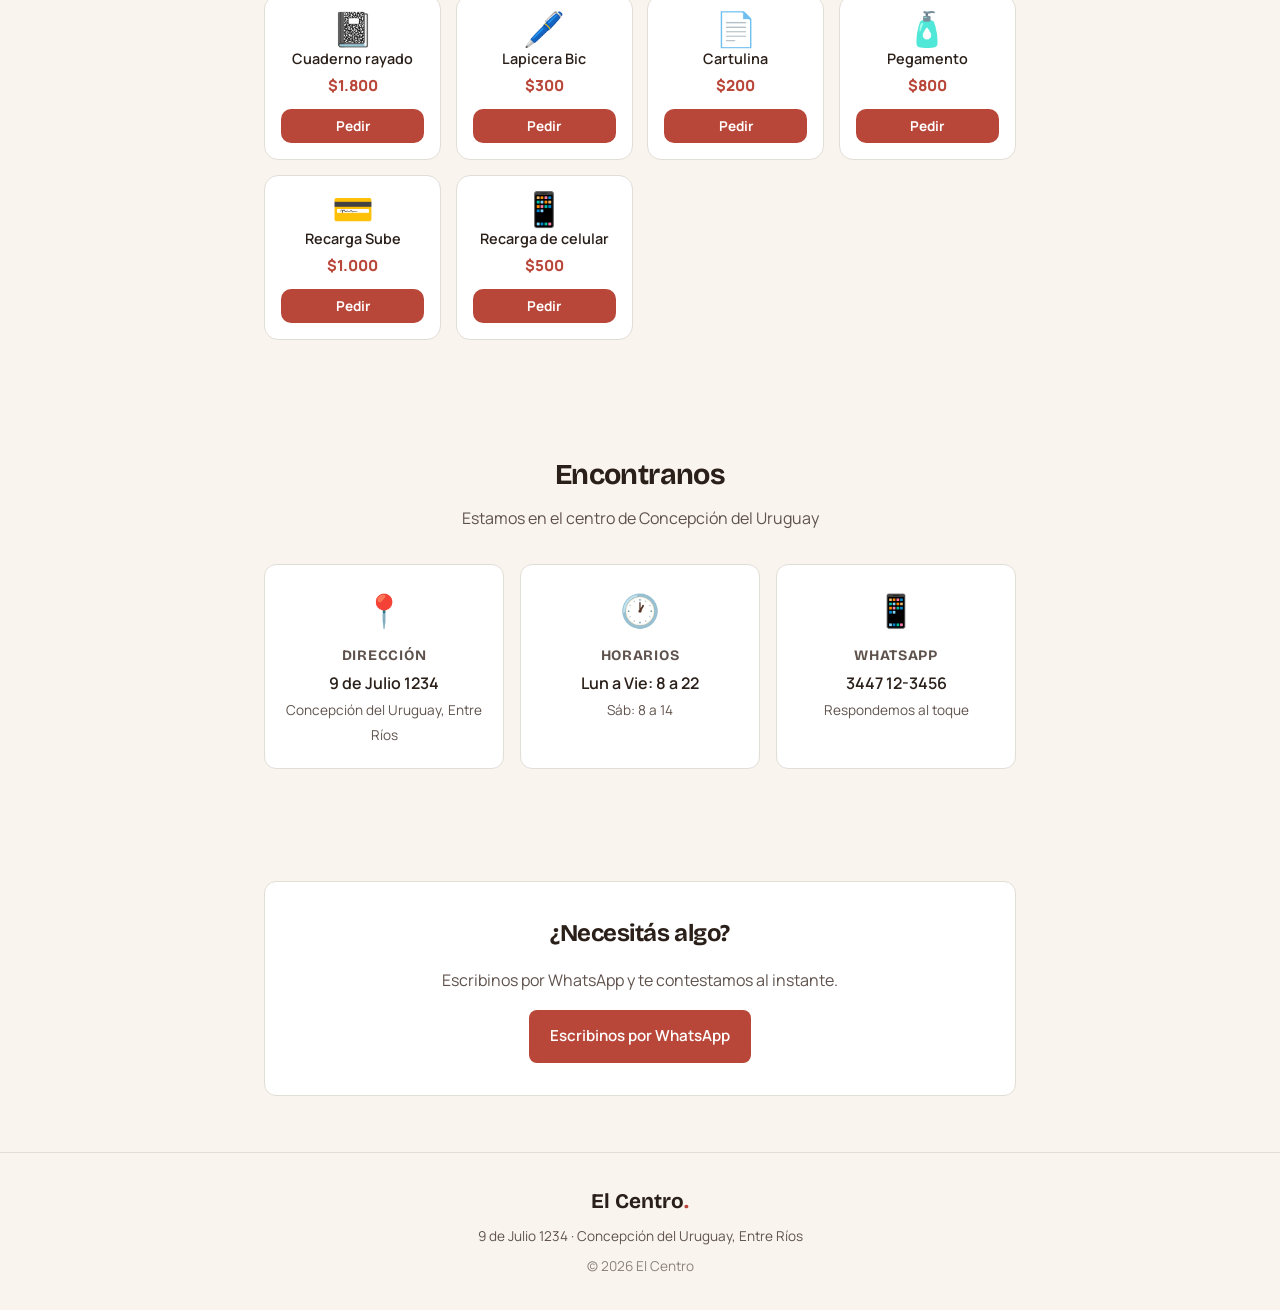
<file: ejemplo-kiosco/index.html>
<!DOCTYPE html>
<html lang="es">
<head>
<meta charset="UTF-8">
<meta name="viewport" content="width=device-width, initial-scale=1.0">
<title>Kiosco El Centro · Kiosco en Concepción del Uruguay</title>
<meta name="description" content="Kiosco en el centro de Concepción del Uruguay. Golosinas, bebidas, cigarrillos y más.">
<link rel="preconnect" href="https://fonts.googleapis.com">
<link rel="preconnect" href="https://fonts.gstatic.com" crossorigin>
<link href="https://fonts.googleapis.com/css2?family=Bricolage+Grotesque:opsz,wght@12..96,200..800&family=Manrope:wght@400;500;600;700&display=swap" rel="stylesheet">
<style>
  :root {
    --acento: oklch(0.55 0.15 30);
    --acento-oscuro: oklch(0.4 0.12 30);
    --fondo: oklch(0.97 0.01 80);
    --tarjeta: white;
    --texto: oklch(0.25 0.02 50);
    --texto-claro: oklch(0.45 0.02 50);
    --borde: oklch(0.9 0.01 80);
    --radius: 12px;
  }
  * { margin: 0; padding: 0; box-sizing: border-box; }
  html { scroll-behavior: smooth; }
  body {
    font-family: 'Manrope', system-ui, sans-serif;
    font-size: 16px;
    line-height: 1.6;
    background: var(--fondo);
    color: var(--texto);
  }
  h1, h2, h3, .display {
    font-family: 'Bricolage Grotesque', system-ui, sans-serif;
    font-weight: 700;
    letter-spacing: -.02em;
  }
  nav {
    position: fixed; top: 0; left: 0; right: 0; z-index: 100;
    background: var(--fondo);
    border-bottom: 1px solid var(--borde);
    padding: 1rem 1.5rem;
    display: flex; justify-content: space-between; align-items: center;
  }
  .logo {
    font-family: 'Bricolage Grotesque', sans-serif;
    font-size: 1.3rem;
    font-weight: 700;
    color: var(--texto);
  }
  .logo span { color: var(--acento); }
  nav .cta-nav {
    background: var(--acento);
    color: white;
    padding: 0.6rem 1.1rem;
    border-radius: 8px;
    text-decoration: none;
    font-weight: 600;
    font-size: 0.9rem;
  }
  .hero {
    min-height: 70vh;
    display: flex; flex-direction: column; justify-content: center; align-items: flex-start;
    padding: 6rem 1.5rem 3rem;
    background: linear-gradient(135deg, var(--acento) 0%, var(--acento-oscuro) 100%);
    color: white;
  }
  .hero-content { max-width: 600px; }
  .hero h1 {
    font-size: clamp(2.2rem, 6vw, 3.5rem);
    line-height: 1;
    margin-bottom: 1rem;
    color: white;
  }
  .hero .rubro {
    display: inline-block;
    background: rgba(255,255,255,0.2);
    padding: 0.3rem 0.8rem;
    border-radius: 20px;
    font-size: 0.85rem;
    font-weight: 600;
    margin-bottom: 1rem;
    text-transform: uppercase;
    letter-spacing: 0.05em;
  }
  .hero p {
    font-size: 1.1rem;
    opacity: 0.95;
    margin-bottom: 1.5rem;
    max-width: 480px;
  }
  .btn {
    display: inline-flex; align-items: center; gap: 0.5rem;
    padding: 0.9rem 1.3rem;
    border-radius: 8px;
    text-decoration: none;
    font-weight: 600;
    font-size: 0.95rem;
    transition: all 0.2s;
  }
  .btn-primary {
    background: white;
    color: var(--acento);
  }
  .btn-primary:hover {
    transform: translateY(-2px);
    box-shadow: 0 4px 12px rgba(0,0,0,0.15);
  }
  section {
    padding: 3.5rem 1.5rem;
    max-width: 800px;
    margin: 0 auto;
  }
  .seccion-titulo {
    text-align: center;
    margin-bottom: 2rem;
  }
  .seccion-titulo h2 {
    font-size: 1.8rem;
    color: var(--texto);
    margin-bottom: 0.5rem;
  }
  .seccion-titulo p {
    color: var(--texto-claro);
  }
  .servicios {
    display: grid;
    gap: 0.75rem;
  }
  .servicio {
    background: var(--tarjeta);
    border: 1px solid var(--borde);
    border-radius: var(--radius);
    padding: 1rem 1.25rem;
    display: flex;
    justify-content: space-between;
    align-items: center;
  }
  .servicio h3 {
    font-size: 1rem;
    color: var(--texto);
  }
  .servicio .precio {
    color: var(--acento);
    font-weight: 700;
    font-size: 1.1rem;
  }
  .info-grid {
    display: grid;
    grid-template-columns: repeat(auto-fit, minmax(200px, 1fr));
    gap: 1rem;
  }
  .info-card {
    background: var(--tarjeta);
    border: 1px solid var(--borde);
    border-radius: var(--radius);
    padding: 1.25rem;
    text-align: center;
  }
  .info-card .icono {
    font-size: 2rem;
    margin-bottom: 0.5rem;
  }
  .info-card h3 {
    font-size: 0.9rem;
    color: var(--texto-claro);
    text-transform: uppercase;
    letter-spacing: 0.05em;
    margin-bottom: 0.25rem;
  }
  .info-card p {
    color: var(--texto);
    font-weight: 600;
  }
  .info-card small {
    color: var(--texto-claro);
    font-size: 0.85rem;
  }
  .contacto {
    background: var(--tarjeta);
    border: 1px solid var(--borde);
    border-radius: var(--radius);
    padding: 2rem;
    text-align: center;
  }
  .contacto h2 {
    margin-bottom: 1rem;
  }
  .contacto .btn-primary {
    background: var(--acento);
    color: white;
    margin-top: 1rem;
  }
  footer {
    text-align: center;
    padding: 2rem 1.5rem;
    color: var(--texto-claro);
    font-size: 0.85rem;
    border-top: 1px solid var(--borde);
  }

  /* ===== CATALOGO ===== */
  .cats { display: flex; flex-wrap: wrap; gap: 0.5rem; justify-content: center; margin-bottom: 1.5rem; }
  .chip {
    background: white; border: 1px solid var(--borde); border-radius: 999px;
    padding: 0.45rem 1rem; font-size: 0.88rem; font-weight: 600; color: var(--texto-claro);
    cursor: pointer; transition: all 0.18s ease; font-family: inherit;
  }
  .chip:hover { border-color: var(--acento); color: var(--acento); }
  .chip.activo { background: var(--acento); border-color: var(--acento); color: white; }
  .productos { display: grid; grid-template-columns: repeat(auto-fill, minmax(150px, 1fr)); gap: 0.9rem; }
  .producto {
    background: white; border: 1px solid var(--borde); border-radius: 14px;
    padding: 1rem; display: flex; flex-direction: column; align-items: center; text-align: center; gap: 0.3rem;
  }
  .producto .emoji { font-size: 2.1rem; line-height: 1; }
  .producto .nombre { font-size: 0.9rem; font-weight: 600; color: var(--texto); line-height: 1.3; }
  .producto .precio { font-size: 0.95rem; font-weight: 800; color: var(--acento); }
  .producto .pedir {
    margin-top: 0.4rem; background: var(--acento); color: white; border: none; border-radius: 10px;
    padding: 0.5rem 0; width: 100%; font-weight: 700; font-size: 0.85rem; cursor: pointer; font-family: inherit;
    transition: background 0.15s ease, transform 0.1s ease;
  }
  .producto .pedir:hover { background: var(--acento-oscuro); }
  .producto .pedir:active { transform: scale(0.96); }

  /* ===== CARRITO ===== */
  .cart-bar {
    position: fixed; left: 0; right: 0; bottom: 0; z-index: 90;
    background: var(--texto); color: white; padding: 0.8rem 1.2rem;
    display: none; justify-content: space-between; align-items: center;
    box-shadow: 0 -6px 20px rgba(0,0,0,0.15);
  }
  .cart-bar.visible { display: flex; }
  .cart-bar .resumen-cart { font-weight: 700; font-size: 0.95rem; }
  .cart-bar .btn-cart {
    background: var(--acento); color: white; border: none; border-radius: 10px;
    padding: 0.6rem 1.2rem; font-weight: 700; font-size: 0.9rem; cursor: pointer; font-family: inherit;
  }
  .cart-panel {
    position: fixed; inset: 0; z-index: 100; display: none;
    background: rgba(0,0,0,0.5); align-items: flex-end; justify-content: center;
  }
  .cart-panel.visible { display: flex; }
  .cart-body {
    background: white; width: 100%; max-width: 500px; border-radius: 18px 18px 0 0;
    padding: 1.5rem; max-height: 80vh; overflow-y: auto;
  }
  .cart-body h3 { font-size: 1.2rem; color: var(--texto); margin-bottom: 1rem; }
  .cart-item { display: flex; justify-content: space-between; align-items: center; padding: 0.6rem 0; border-bottom: 1px solid var(--borde); }
  .cart-item .info { display: flex; align-items: center; gap: 0.6rem; }
  .cart-item .qty { display: flex; align-items: center; gap: 0.5rem; }
  .cart-item .qty button {
    width: 28px; height: 28px; border-radius: 50%; border: 1px solid var(--borde);
    background: white; cursor: pointer; font-size: 1rem; line-height: 1; color: var(--texto);
  }
  .cart-item .qty span { min-width: 1.2rem; text-align: center; font-weight: 700; }
  .cart-item .subtotal { font-weight: 700; color: var(--acento); min-width: 4rem; text-align: right; }
  .cart-total { display: flex; justify-content: space-between; padding: 1rem 0; font-weight: 800; font-size: 1.1rem; color: var(--texto); }
  .btn-pedir-wa {
    display: block; width: 100%; padding: 1rem; background: #25D366; color: white; border: none;
    border-radius: 12px; font-weight: 800; font-size: 1rem; cursor: pointer; text-align: center; text-decoration: none; font-family: inherit;
  }
  .cart-cerrar { display: block; width: 100%; margin-top: 0.6rem; padding: 0.5rem; background: none; border: none; color: var(--texto-claro); font-size: 0.9rem; cursor: pointer; font-family: inherit; }

  @media (max-width: 640px) {
    .hero { min-height: 60vh; padding: 5rem 1.25rem 2rem; }
    section { padding: 2.5rem 1.25rem; }
  }
</style>
</head>
<body>

<nav>
  <div class="logo">El Centro<span>.</span></div>
  <a href="#contacto" class="cta-nav">Contactar</a>
</nav>

<header class="hero">
  <div class="hero-content">
    <span class="rubro">Kiosco</span>
    <h1>Todo lo que necesitás, cerca de casa</h1>
    <p>Estamos en el centro de Concepción del Uruguay con golosinas, bebidas, cigarrillos y todo lo que buscás.</p>
    <a href="https://wa.me/5493447123456" class="btn btn-primary">Escribinos por WhatsApp</a>
  </div>
</header>

<section>
  <div class="seccion-titulo">
    <h2>Nuestros productos</h2>
    <p>Tocá una categoría, elegí y pedí por WhatsApp</p>
  </div>
  <div class="cats" id="cats"></div>
  <div class="productos" id="productos"></div>
</section>

<section>
  <div class="seccion-titulo">
    <h2>Encontranos</h2>
    <p>Estamos en el centro de Concepción del Uruguay</p>
  </div>
  <div class="info-grid">
    <div class="info-card">
      <div class="icono">📍</div>
      <h3>Dirección</h3>
      <p>9 de Julio 1234</p>
      <small>Concepción del Uruguay, Entre Ríos</small>
    </div>
    <div class="info-card">
      <div class="icono">🕐</div>
      <h3>Horarios</h3>
      <p>Lun a Vie: 8 a 22</p>
      <small>Sáb: 8 a 14</small>
    </div>
    <div class="info-card">
      <div class="icono">📱</div>
      <h3>WhatsApp</h3>
      <p>3447 12-3456</p>
      <small>Respondemos al toque</small>
    </div>
  </div>
</section>

<section id="contacto">
  <div class="contacto">
    <h2>¿Necesitás algo?</h2>
    <p style="color: var(--texto-claro);">Escribinos por WhatsApp y te contestamos al instante.</p>
    <a href="https://wa.me/5493447123456" class="btn btn-primary">Escribinos por WhatsApp</a>
  </div>
</section>

<footer>
  <div class="logo" style="margin-bottom: 0.5rem;">El Centro<span>.</span></div>
  <p>9 de Julio 1234 · Concepción del Uruguay, Entre Ríos</p>
  <p style="margin-top: 0.5rem; opacity: 0.7;">© 2026 El Centro</p>
</footer>

<div class="cart-bar" id="cartBar">
  <span class="resumen-cart" id="cartResumen">0 productos</span>
  <button class="btn-cart" onclick="toggleCart(true)">Pedir por WhatsApp</button>
</div>

<div class="cart-panel" id="cartPanel" onclick="if(event.target===this) toggleCart(false)">
  <div class="cart-body">
    <h3>Tu pedido</h3>
    <div id="cartItems"></div>
    <div class="cart-total"><span>Total</span><span id="cartTotal">$0</span></div>
    <a class="btn-pedir-wa" id="btnPedirWa" href="#" target="_blank">Pedir por WhatsApp</a>
    <button class="cart-cerrar" onclick="toggleCart(false)">Cerrar</button>
  </div>
</div>

<script>
  const PRODUCTOS = [
    { cat:'Golosinas', emoji:'🍫', nombre:'Alfajor Jorgito', precio:1500 },
    { cat:'Golosinas', emoji:'🍪', nombre:'Galletitas Óreo', precio:1600 },
    { cat:'Golosinas', emoji:'🍬', nombre:'Chupetín', precio:250 },
    { cat:'Golosinas', emoji:'🍭', nombre:'Caramelos surtidos', precio:150 },
    { cat:'Golosinas', emoji:'🍫', nombre:'Chocolate Cofler', precio:2200 },
    { cat:'Golosinas', emoji:'🥨', nombre:'Papas fritas Lays', precio:1800 },
    { cat:'Golosinas', emoji:'🍿', nombre:'Turrón de maní', precio:700 },
    { cat:'Bebidas', emoji:'🥤', nombre:'Coca-Cola 500ml', precio:1800 },
    { cat:'Bebidas', emoji:'💧', nombre:'Agua mineral 500ml', precio:900 },
    { cat:'Bebidas', emoji:'🥤', nombre:'Sprite 500ml', precio:1800 },
    { cat:'Bebidas', emoji:'🧃', nombre:'Gatorade', precio:1600 },
    { cat:'Bebidas', emoji:'⚡', nombre:'Energizante Red Bull', precio:2200 },
    { cat:'Bebidas', emoji:'🧃', nombre:'Jugo en polvo', precio:400 },
    { cat:'Cigarrillos', emoji:'🚬', nombre:'Marlboro Box 20', precio:3500 },
    { cat:'Cigarrillos', emoji:'🚬', nombre:'Philip Morris 20', precio:3200 },
    { cat:'Cigarrillos', emoji:'🚬', nombre:'Lucky Strike 20', precio:3000 },
    { cat:'Librería', emoji:'📓', nombre:'Cuaderno rayado', precio:1800 },
    { cat:'Librería', emoji:'🖊️', nombre:'Lapicera Bic', precio:300 },
    { cat:'Librería', emoji:'📄', nombre:'Cartulina', precio:200 },
    { cat:'Librería', emoji:'🧴', nombre:'Pegamento', precio:800 },
    { cat:'Recargas', emoji:'💳', nombre:'Recarga Sube', precio:1000 },
    { cat:'Recargas', emoji:'📱', nombre:'Recarga de celular', precio:500 },
  ];

  const CATS = ['Todos', ...new Set(PRODUCTOS.map(p => p.cat))];
  let catActiva = 'Todos';
  const carrito = new Map(); // id -> cantidad

  function renderCats() {
    document.getElementById('cats').innerHTML = CATS.map(c =>
      `<button class="chip ${c === catActiva ? 'activo' : ''}" onclick="filtrar('${c}')">${c}</button>`
    ).join('');
  }

  function filtrar(cat) {
    catActiva = cat;
    renderCats();
    renderProductos();
  }

  function renderProductos() {
    const list = catActiva === 'Todos' ? PRODUCTOS : PRODUCTOS.filter(p => p.cat === catActiva);
    document.getElementById('productos').innerHTML = list.map((p, i) => {
      const id = PRODUCTOS.indexOf(p);
      return `<div class="producto">
        <div class="emoji">${p.emoji}</div>
        <div class="nombre">${p.nombre}</div>
        <div class="precio">$${p.precio.toLocaleString('es-AR')}</div>
        <button class="pedir" onclick="addToCart(${id})">Pedir</button>
      </div>`;
    }).join('');
  }

  function addToCart(id) {
    carrito.set(id, (carrito.get(id) || 0) + 1);
    renderCarrito();
  }

  function changeQty(id, delta) {
    const n = (carrito.get(id) || 0) + delta;
    if (n <= 0) carrito.delete(id); else carrito.set(id, n);
    renderCarrito();
  }

  function total() {
    let t = 0;
    carrito.forEach((q, id) => t += PRODUCTOS[id].precio * q);
    return t;
  }

  function renderCarrito() {
    const bar = document.getElementById('cartBar');
    const cant = [...carrito.values()].reduce((a, b) => a + b, 0);
    bar.classList.toggle('visible', cant > 0);
    document.getElementById('cartResumen').textContent = `${cant} producto${cant !== 1 ? 's' : ''} · $${total().toLocaleString('es-AR')}`;

    const items = document.getElementById('cartItems');
    items.innerHTML = [...carrito.entries()].map(([id, q]) => {
      const p = PRODUCTOS[id];
      return `<div class="cart-item">
        <div class="info"><span>${p.emoji}</span><span>${p.nombre}</span></div>
        <div class="qty">
          <button onclick="changeQty(${id}, -1)">−</button>
          <span>${q}</span>
          <button onclick="changeQty(${id}, 1)">+</button>
        </div>
        <span class="subtotal">$${(p.precio * q).toLocaleString('es-AR')}</span>
      </div>`;
    }).join('');

    document.getElementById('cartTotal').textContent = '$' + total().toLocaleString('es-AR');

    let msg = 'Hola, quiero pedir:\n';
    carrito.forEach((q, id) => {
      const p = PRODUCTOS[id];
      msg += `- ${q}× ${p.nombre} ($${(p.precio * q).toLocaleString('es-AR')})\n`;
    });
    msg += `\nTotal: $${total().toLocaleString('es-AR')}`;
    document.getElementById('btnPedirWa').href = 'https://wa.me/5493447123456?text=' + encodeURIComponent(msg);
  }

  function toggleCart(open) {
    document.getElementById('cartPanel').classList.toggle('visible', open);
  }

  renderCats();
  renderProductos();
  renderCarrito();
</script>

</body>
</html>
</file>
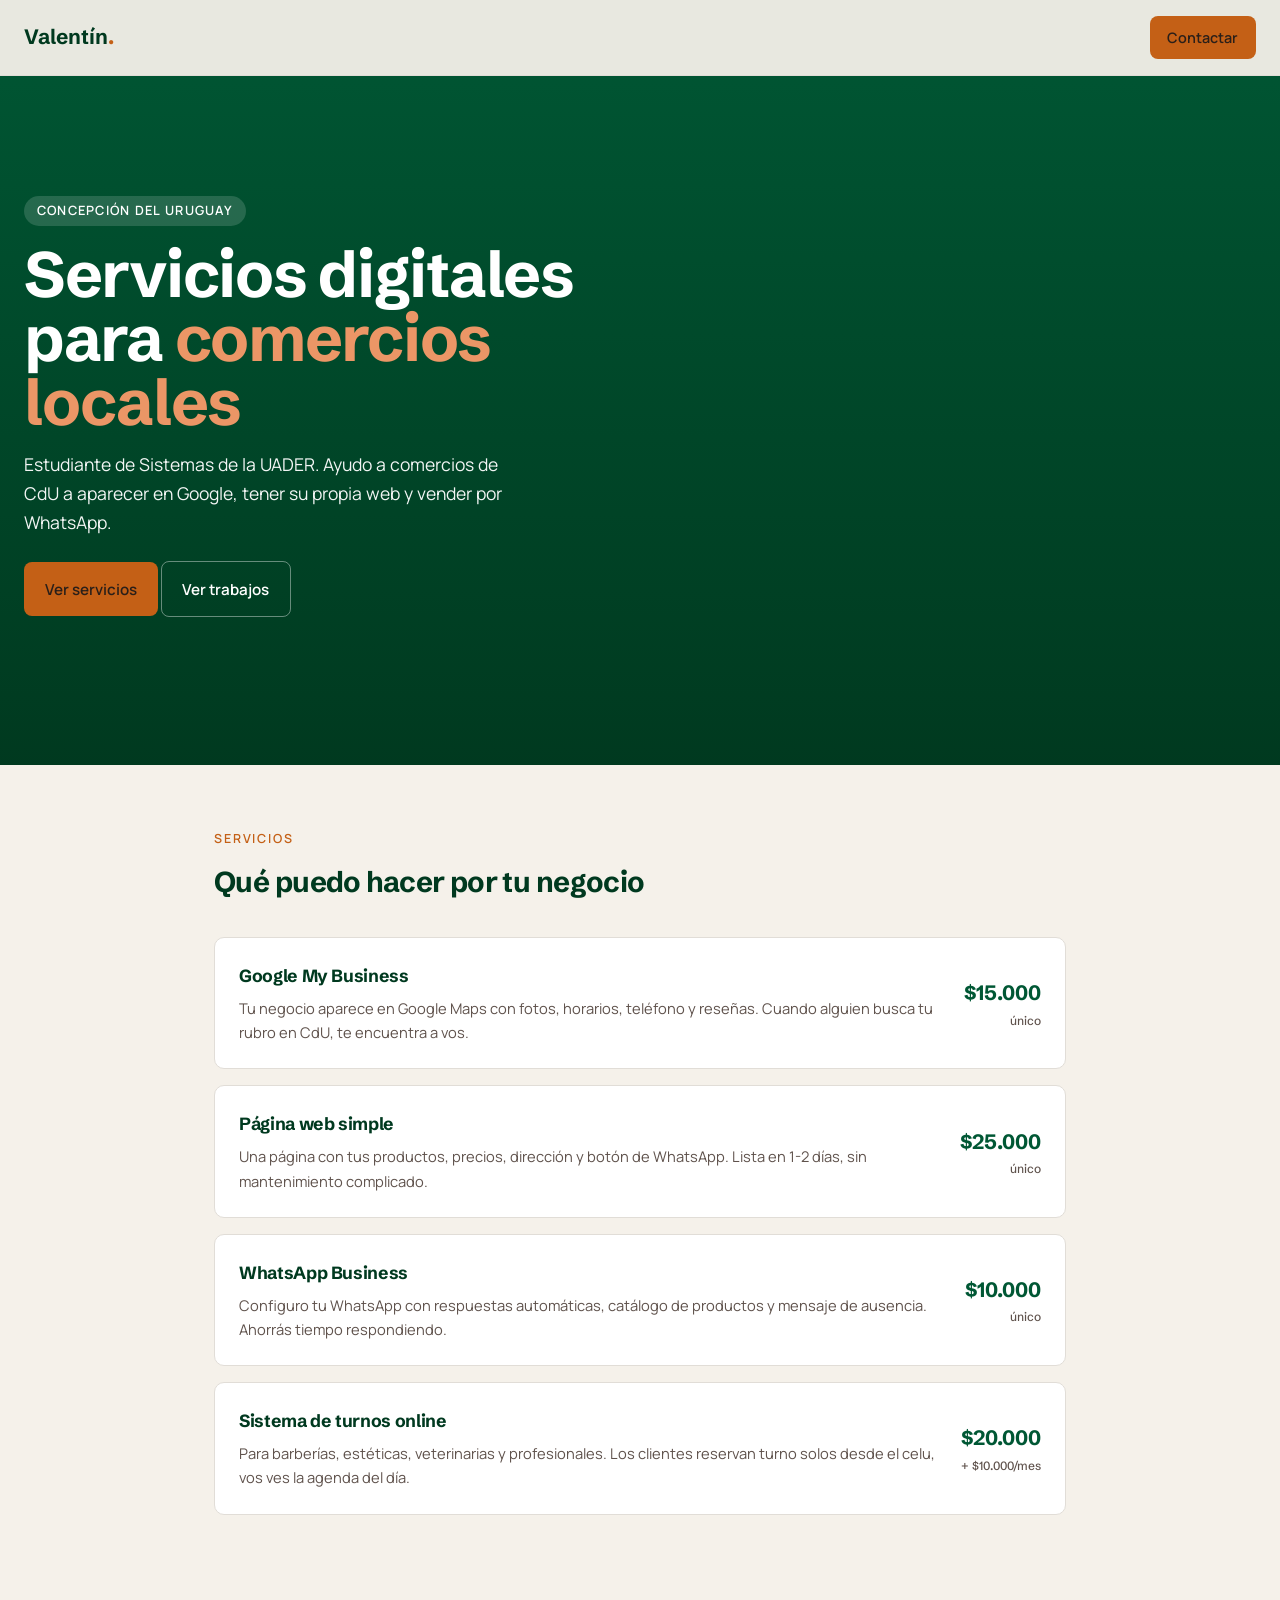
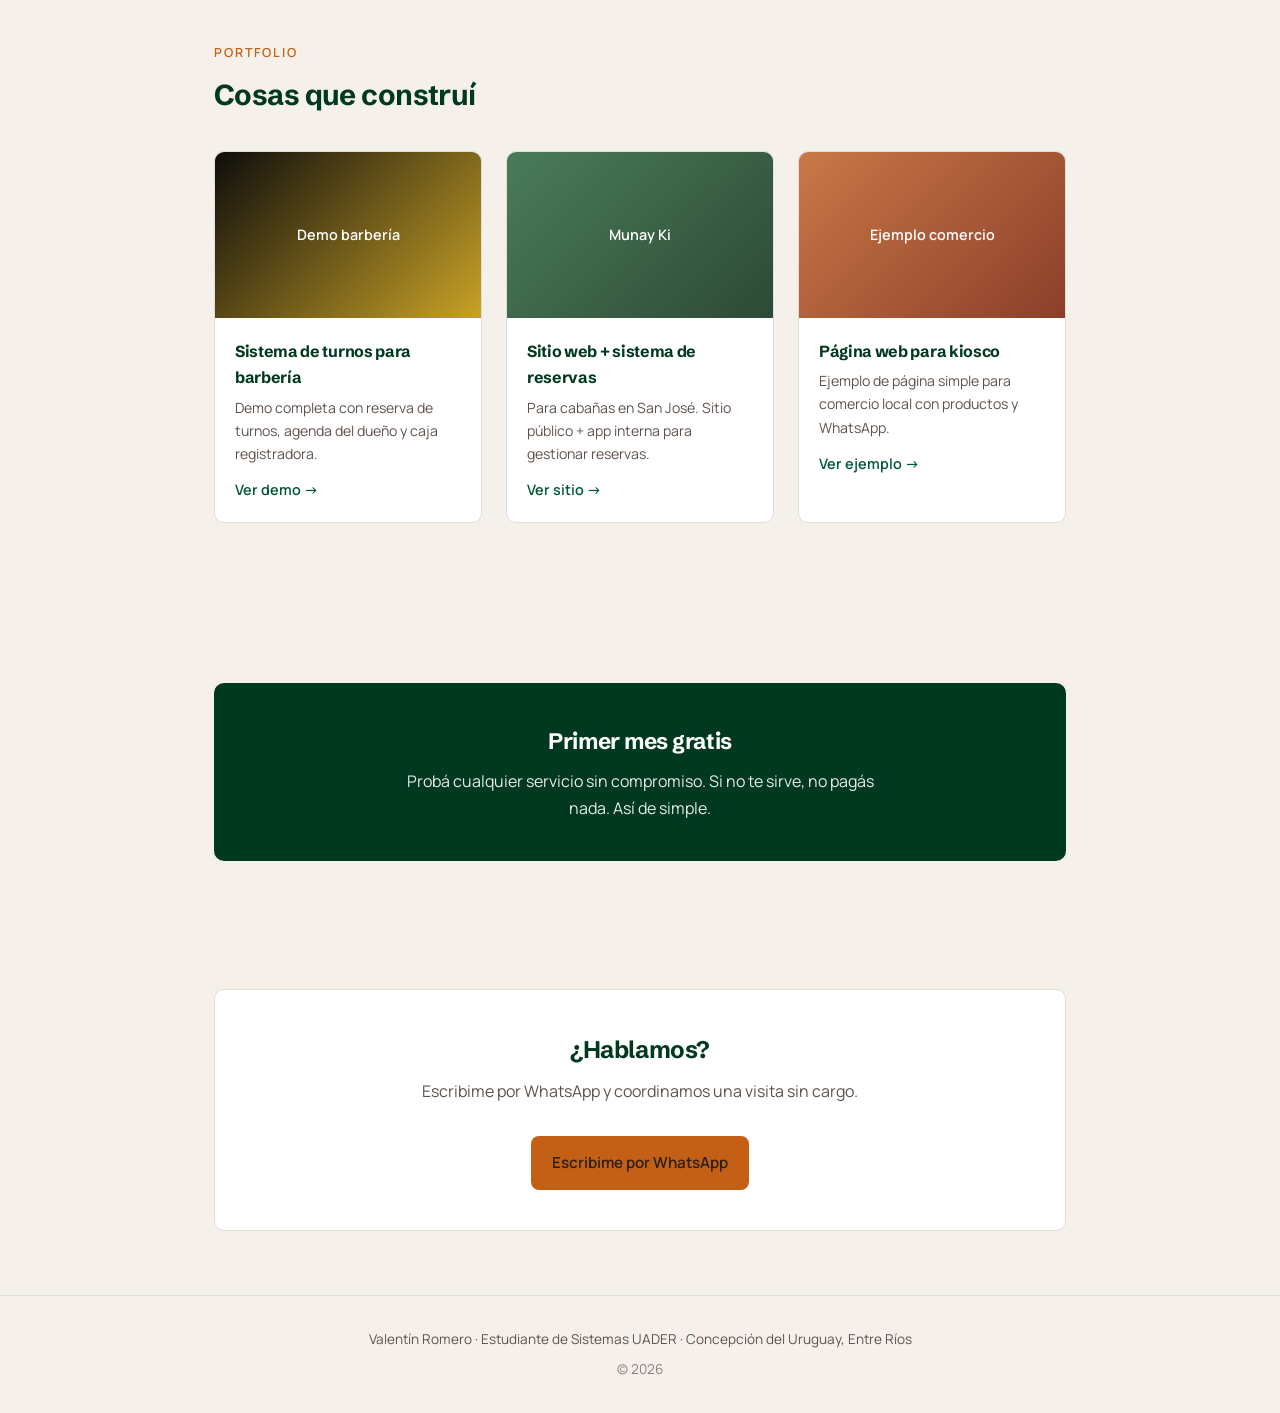
<file: portfolio/index.html>
<!DOCTYPE html>
<html lang="es">
<head>
<meta charset="UTF-8">
<meta name="viewport" content="width=device-width, initial-scale=1.0">
<title>Valentín Romero · Servicios digitales para comercios — Concepción del Uruguay</title>
<meta name="description" content="Estudiante de Sistemas de CdU. Google Maps, páginas web, WhatsApp Business y sistemas de turnos para comercios locales.">
<link rel="preconnect" href="https://fonts.googleapis.com">
<link rel="preconnect" href="https://fonts.gstatic.com" crossorigin>
<link href="https://fonts.googleapis.com/css2?family=Schibsted+Grotesk:wght@400;500;600;700;800&family=Manrope:wght@400;500;600;700&display=swap" rel="stylesheet">
<style>
  :root {
    --verde: oklch(0.4 0.1 160);
    --verde-oscuro: oklch(0.3 0.08 160);
    --ambar: oklch(0.6 0.15 50);
    --ambar-claro: oklch(0.75 0.12 50);
    --fondo: oklch(0.96 0.01 80);
    --tarjeta: white;
    --texto: oklch(0.25 0.02 50);
    --texto-claro: oklch(0.45 0.02 50);
    --borde: oklch(0.9 0.01 80);
    --radius: 10px;
  }
  * { margin: 0; padding: 0; box-sizing: border-box; }
  html { scroll-behavior: smooth; }
  body {
    font-family: 'Manrope', system-ui, sans-serif;
    font-size: 16px;
    line-height: 1.65;
    background: var(--fondo);
    color: var(--texto);
  }
  h1, h2, h3, .display {
    font-family: 'Schibsted Grotesk', system-ui, sans-serif;
    font-weight: 700;
    letter-spacing: -.02em;
    color: var(--verde-oscuro);
  }

  /* NAV */
  nav {
    position: fixed; top: 0; left: 0; right: 0; z-index: 100;
    background: oklch(0.96 0.01 80 / 0.95);
    backdrop-filter: blur(8px);
    padding: 1rem 1.5rem;
    display: flex; justify-content: space-between; align-items: center;
    border-bottom: 1px solid var(--borde);
  }
  .logo {
    font-family: 'Schibsted Grotesk', sans-serif;
    font-size: 1.3rem;
    font-weight: 700;
    color: var(--verde-oscuro);
  }
  .logo span { color: var(--ambar); }
  nav .cta-nav {
    background: var(--ambar);
    color: var(--texto);
    padding: 0.6rem 1.1rem;
    border-radius: 8px;
    text-decoration: none;
    font-weight: 600;
    font-size: 0.9rem;
  }

  /* HERO */
  .hero {
    min-height: 85vh;
    display: flex; flex-direction: column; justify-content: center; align-items: flex-start;
    padding: 7rem 1.5rem 4rem;
    background: linear-gradient(180deg, var(--verde) 0%, var(--verde-oscuro) 100%);
    color: white;
  }
  .hero-content { max-width: 560px; }
  .hero .etiqueta {
    display: inline-block;
    background: rgba(255,255,255,0.15);
    padding: 0.3rem 0.8rem;
    border-radius: 20px;
    font-size: 0.8rem;
    font-weight: 600;
    margin-bottom: 1rem;
    text-transform: uppercase;
    letter-spacing: 0.1em;
  }
  .hero h1 {
    font-size: clamp(2.4rem, 7vw, 4rem);
    line-height: 1;
    margin-bottom: 1rem;
    color: white;
  }
  .hero h1 em { font-style: normal; color: var(--ambar-claro); }
  .hero p {
    font-size: 1.1rem;
    opacity: 0.95;
    margin-bottom: 1.5rem;
    max-width: 480px;
  }
  .btn {
    display: inline-flex; align-items: center; gap: 0.5rem;
    padding: 0.9rem 1.3rem;
    border-radius: 8px;
    text-decoration: none;
    font-weight: 600;
    font-size: 0.95rem;
    transition: all 0.2s;
  }
  .btn-primary {
    background: var(--ambar);
    color: var(--texto);
  }
  .btn-primary:hover {
    background: var(--ambar-claro);
    transform: translateY(-2px);
  }
  .btn-ghost {
    background: transparent;
    color: white;
    border: 1.5px solid rgba(255,255,255,0.4);
  }
  .btn-ghost:hover { background: rgba(255,255,255,0.1); }

  /* SECCIONES */
  section {
    padding: 4rem 1.5rem;
    max-width: 900px;
    margin: 0 auto;
  }
  .seccion-titulo {
    margin-bottom: 2rem;
  }
  .seccion-titulo .etiqueta {
    color: var(--ambar);
    letter-spacing: 0.15em;
    text-transform: uppercase;
    font-size: 0.78rem;
    font-weight: 600;
  }
  .seccion-titulo h2 {
    font-size: 1.8rem;
    margin-top: 0.5rem;
  }

  /* SERVICIOS */
  .servicios {
    display: grid;
    gap: 1rem;
  }
  .servicio {
    background: var(--tarjeta);
    border: 1px solid var(--borde);
    border-radius: var(--radius);
    padding: 1.5rem;
    display: grid;
    grid-template-columns: 1fr auto;
    gap: 1rem;
    align-items: center;
  }
  .servicio h3 {
    font-size: 1.1rem;
    color: var(--verde-oscuro);
    margin-bottom: 0.3rem;
  }
  .servicio p {
    color: var(--texto-claro);
    font-size: 0.92rem;
  }
  .servicio .precio {
    font-family: 'Schibsted Grotesk', sans-serif;
    font-weight: 700;
    font-size: 1.3rem;
    color: var(--verde);
    text-align: right;
  }
  .servicio .precio small {
    display: block;
    font-size: 0.75rem;
    color: var(--texto-claro);
    font-weight: 500;
  }

  /* PORTFOLIO */
  .portfolio {
    display: grid;
    grid-template-columns: repeat(auto-fit, minmax(250px, 1fr));
    gap: 1.5rem;
  }
  .trabajo {
    background: var(--tarjeta);
    border: 1px solid var(--borde);
    border-radius: var(--radius);
    overflow: hidden;
  }
  .trabajo .foto {
    aspect-ratio: 16/10;
    display: flex; align-items: center; justify-content: center;
    color: white;
    font-size: 0.9rem;
    font-weight: 600;
  }
  .trabajo:nth-child(1) .foto { background: linear-gradient(135deg, #0e0d0b, #c9a227); }
  .trabajo:nth-child(2) .foto { background: linear-gradient(135deg, #4a7c59, #2d4a36); }
  .trabajo:nth-child(3) .foto { background: linear-gradient(135deg, #c97847, #8b3f2a); }
  .trabajo .info {
    padding: 1.25rem;
  }
  .trabajo h3 {
    font-size: 1rem;
    color: var(--verde-oscuro);
    margin-bottom: 0.3rem;
  }
  .trabajo p {
    color: var(--texto-claro);
    font-size: 0.88rem;
  }
  .trabajo .link {
    display: inline-block;
    margin-top: 0.8rem;
    color: var(--verde);
    font-weight: 600;
    font-size: 0.9rem;
    text-decoration: none;
  }
  .trabajo .link:hover { text-decoration: underline; }

  /* GARANTÍA */
  .garantia {
    background: var(--verde-oscuro);
    color: white;
    border-radius: var(--radius);
    padding: 2.5rem 2rem;
    text-align: center;
    margin-top: 2rem;
  }
  .garantia h3 {
    font-size: 1.4rem;
    color: white;
    margin-bottom: 0.5rem;
  }
  .garantia p {
    opacity: 0.9;
    max-width: 500px;
    margin: 0 auto;
  }

  /* CONTACTO */
  .contacto {
    background: var(--tarjeta);
    border: 1px solid var(--borde);
    border-radius: var(--radius);
    padding: 2.5rem 2rem;
    text-align: center;
  }
  .contacto h2 { margin-bottom: 0.5rem; }
  .contacto p {
    color: var(--texto-claro);
    margin-bottom: 1.5rem;
  }
  .contacto .btn-primary { margin-top: 0.5rem; }

  /* FOOTER */
  footer {
    text-align: center;
    padding: 2rem 1.5rem;
    color: var(--texto-claro);
    font-size: 0.85rem;
    border-top: 1px solid var(--borde);
  }

  @media (max-width: 640px) {
    .hero { min-height: 75vh; padding: 6rem 1.25rem 3rem; }
    section { padding: 3rem 1.25rem; }
    .servicio { grid-template-columns: 1fr; text-align: center; }
    .servicio .precio { text-align: center; }
  }
</style>
</head>
<body>

<nav>
  <div class="logo">Valentín<span>.</span></div>
  <a href="#contacto" class="cta-nav">Contactar</a>
</nav>

<header class="hero">
  <div class="hero-content">
    <span class="etiqueta">Concepción del Uruguay</span>
    <h1>Servicios digitales para <em>comercios locales</em></h1>
    <p>Estudiante de Sistemas de la UADER. Ayudo a comercios de CdU a aparecer en Google, tener su propia web y vender por WhatsApp.</p>
    <a href="#servicios" class="btn btn-primary">Ver servicios</a>
    <a href="#portfolio" class="btn btn-ghost">Ver trabajos</a>
  </div>
</header>

<section id="servicios">
  <div class="seccion-titulo">
    <p class="etiqueta">Servicios</p>
    <h2>Qué puedo hacer por tu negocio</h2>
  </div>
  <div class="servicios">
    <div class="servicio">
      <div>
        <h3>Google My Business</h3>
        <p>Tu negocio aparece en Google Maps con fotos, horarios, teléfono y reseñas. Cuando alguien busca tu rubro en CdU, te encuentra a vos.</p>
      </div>
      <div class="precio">$15.000<small>único</small></div>
    </div>
    <div class="servicio">
      <div>
        <h3>Página web simple</h3>
        <p>Una página con tus productos, precios, dirección y botón de WhatsApp. Lista en 1-2 días, sin mantenimiento complicado.</p>
      </div>
      <div class="precio">$25.000<small>único</small></div>
    </div>
    <div class="servicio">
      <div>
        <h3>WhatsApp Business</h3>
        <p>Configuro tu WhatsApp con respuestas automáticas, catálogo de productos y mensaje de ausencia. Ahorrás tiempo respondiendo.</p>
      </div>
      <div class="precio">$10.000<small>único</small></div>
    </div>
    <div class="servicio">
      <div>
        <h3>Sistema de turnos online</h3>
        <p>Para barberías, estéticas, veterinarias y profesionales. Los clientes reservan turno solos desde el celu, vos ves la agenda del día.</p>
      </div>
      <div class="precio">$20.000<small>+ $10.000/mes</small></div>
    </div>
  </div>
</section>

<section id="portfolio">
  <div class="seccion-titulo">
    <p class="etiqueta">Portfolio</p>
    <h2>Cosas que construí</h2>
  </div>
  <div class="portfolio">
    <div class="trabajo">
      <div class="foto">Demo barbería</div>
      <div class="info">
        <h3>Sistema de turnos para barbería</h3>
        <p>Demo completa con reserva de turnos, agenda del dueño y caja registradora.</p>
        <a href="https://vvalenromero.github.io/peluqeria/demo/" class="link" target="_blank">Ver demo →</a>
      </div>
    </div>
    <div class="trabajo">
      <div class="foto">Munay Ki</div>
      <div class="info">
        <h3>Sitio web + sistema de reservas</h3>
        <p>Para cabañas en San José. Sitio público + app interna para gestionar reservas.</p>
        <a href="https://vvalenromero.github.io/munay-ki/" class="link" target="_blank">Ver sitio →</a>
      </div>
    </div>
    <div class="trabajo">
      <div class="foto">Ejemplo comercio</div>
      <div class="info">
        <h3>Página web para kiosco</h3>
        <p>Ejemplo de página simple para comercio local con productos y WhatsApp.</p>
        <a href="https://vvalenromero.github.io/peluqeria/ejemplo-kiosco/" class="link" target="_blank">Ver ejemplo →</a>
      </div>
    </div>
  </div>
</section>

<section>
  <div class="garantia">
    <h3>Primer mes gratis</h3>
    <p>Probá cualquier servicio sin compromiso. Si no te sirve, no pagás nada. Así de simple.</p>
  </div>
</section>

<section id="contacto">
  <div class="contacto">
    <h2>¿Hablamos?</h2>
    <p>Escribime por WhatsApp y coordinamos una visita sin cargo.</p>
    <a href="https://wa.me/5493447408342" class="btn btn-primary">Escribime por WhatsApp</a>
  </div>
</section>

<footer>
  <p>Valentín Romero · Estudiante de Sistemas UADER · Concepción del Uruguay, Entre Ríos</p>
  <p style="margin-top: 0.5rem; opacity: 0.7;">© 2026</p>
</footer>

</body>
</html>
</file>
<file: styles.css>
/* Variables de colores - Estilo Pastel */
:root {
    --color-primary: #D4A5A5;
    --color-primary-light: #F0D5D5;
    --color-primary-dark: #B88A8A;
    --color-secondary: #C8B5D4;
    --color-secondary-light: #E8D9F0;
    --color-accent: #D4C4A5;
    --color-accent-light: #F0E8D5;
    --color-bg: #FDF8F5;
    --color-bg-alt: #FFFFFF;
    --color-text: #4A4A4A;
    --color-text-light: #7A7A7A;
    --color-text-dark: #2A2A2A;
    --color-border: #E8E0DC;
    --color-shadow: rgba(212, 165, 165, 0.15);
    --color-success: #A5D4C8;
    --color-warning: #D4C4A5;
    --gradient-hero: linear-gradient(135deg, #FDF8F5 0%, #F0D5D5 50%, #E8D9F0 100%);
    --gradient-card: linear-gradient(145deg, #FFFFFF 0%, #FDF8F5 100%);
    --font-heading: 'Playfair Display', serif;
    --font-body: 'Poppins', sans-serif;
    --transition: all 0.3s ease;
    --shadow-sm: 0 2px 8px rgba(212, 165, 165, 0.1);
    --shadow-md: 0 4px 20px rgba(212, 165, 165, 0.15);
    --shadow-lg: 0 8px 40px rgba(212, 165, 165, 0.2);
    --radius-sm: 8px;
    --radius-md: 16px;
    --radius-lg: 24px;
}

/* Reset y base */
* {
    margin: 0;
    padding: 0;
    box-sizing: border-box;
}

html {
    scroll-behavior: smooth;
}

body {
    font-family: var(--font-body);
    color: var(--color-text);
    background-color: var(--color-bg);
    line-height: 1.6;
    overflow-x: hidden;
}

.container {
    max-width: 1200px;
    margin: 0 auto;
    padding: 0 20px;
}

/* Header y Navbar */
.header {
    position: fixed;
    top: 0;
    left: 0;
    right: 0;
    background: rgba(253, 248, 245, 0.95);
    backdrop-filter: blur(10px);
    z-index: 1000;
    box-shadow: var(--shadow-sm);
    transition: var(--transition);
}

.navbar {
    display: flex;
    justify-content: space-between;
    align-items: center;
    padding: 15px 40px;
    max-width: 1400px;
    margin: 0 auto;
}

.logo {
    display: flex;
    align-items: center;
    gap: 10px;
    font-family: var(--font-heading);
    font-size: 1.5rem;
    font-weight: 600;
    color: var(--color-text-dark);
}

.logo i {
    color: var(--color-primary);
    font-size: 1.8rem;
}

.nav-links {
    display: flex;
    list-style: none;
    gap: 30px;
}

.nav-links a {
    text-decoration: none;
    color: var(--color-text);
    font-weight: 500;
    font-size: 0.95rem;
    transition: var(--transition);
    position: relative;
}

.nav-links a::after {
    content: '';
    position: absolute;
    bottom: -5px;
    left: 0;
    width: 0;
    height: 2px;
    background: var(--color-primary);
    transition: var(--transition);
}

.nav-links a:hover {
    color: var(--color-primary-dark);
}

.nav-links a:hover::after {
    width: 100%;
}

.btn-reservar {
    background: var(--color-primary);
    color: white;
    padding: 12px 24px;
    border-radius: 50px;
    text-decoration: none;
    font-weight: 500;
    transition: var(--transition);
    box-shadow: var(--shadow-sm);
}

.btn-reservar:hover {
    background: var(--color-primary-dark);
    transform: translateY(-2px);
    box-shadow: var(--shadow-md);
}

/* Hamburger menu */
.hamburger {
    display: none;
    flex-direction: column;
    gap: 5px;
    cursor: pointer;
    padding: 5px;
}

.hamburger span {
    display: block;
    width: 25px;
    height: 3px;
    background: var(--color-text);
    border-radius: 3px;
    transition: var(--transition);
}

/* Hero Section */
.hero {
    min-height: 100vh;
    display: flex;
    align-items: center;
    justify-content: space-between;
    padding: 120px 60px 60px;
    background: var(--gradient-hero);
    gap: 60px;
}

.hero-content {
    flex: 1;
    max-width: 600px;
}

.hero-content h1 {
    font-family: var(--font-heading);
    font-size: 3.5rem;
    font-weight: 700;
    color: var(--color-text-dark);
    margin-bottom: 20px;
    line-height: 1.2;
}

.hero-content p {
    font-size: 1.2rem;
    color: var(--color-text-light);
    margin-bottom: 35px;
    line-height: 1.8;
}

.hero-buttons {
    display: flex;
    gap: 15px;
}

.btn-primary {
    background: var(--color-primary);
    color: white;
    padding: 16px 32px;
    border-radius: 50px;
    text-decoration: none;
    font-weight: 600;
    transition: var(--transition);
    box-shadow: var(--shadow-md);
    display: inline-flex;
    align-items: center;
    gap: 8px;
}

.btn-primary:hover {
    background: var(--color-primary-dark);
    transform: translateY(-3px);
    box-shadow: var(--shadow-lg);
}

.btn-secondary {
    background: transparent;
    color: var(--color-primary-dark);
    padding: 16px 32px;
    border-radius: 50px;
    text-decoration: none;
    font-weight: 600;
    border: 2px solid var(--color-primary);
    transition: var(--transition);
    display: inline-flex;
    align-items: center;
    gap: 8px;
}

.btn-secondary:hover {
    background: var(--color-primary-light);
    transform: translateY(-3px);
}

.hero-image {
    flex: 1;
    display: flex;
    justify-content: center;
    align-items: center;
}

.hero-img-placeholder {
    width: 100%;
    max-width: 500px;
    height: 500px;
    background: var(--color-bg-alt);
    border-radius: var(--radius-lg);
    display: flex;
    flex-direction: column;
    justify-content: center;
    align-items: center;
    gap: 15px;
    box-shadow: var(--shadow-lg);
    border: 3px dashed var(--color-primary-light);
}

.hero-img-placeholder i {
    font-size: 4rem;
    color: var(--color-primary);
}

.hero-img-placeholder p {
    color: var(--color-text-light);
    font-size: 1.1rem;
}

/* Section Styles */
.section-title {
    font-family: var(--font-heading);
    font-size: 2.5rem;
    font-weight: 600;
    color: var(--color-text-dark);
    text-align: center;
    margin-bottom: 15px;
}

.section-subtitle {
    color: var(--color-text-light);
    text-align: center;
    font-size: 1.1rem;
    margin-bottom: 50px;
}

/* Services Section */
.servicios {
    padding: 100px 0;
    background: var(--color-bg-alt);
}

.servicios-grid {
    display: grid;
    grid-template-columns: repeat(auto-fit, minmax(280px, 1fr));
    gap: 30px;
}

.servicio-card {
    background: var(--gradient-card);
    border-radius: var(--radius-md);
    padding: 35px;
    text-align: center;
    transition: var(--transition);
    border: 1px solid var(--color-border);
    position: relative;
    overflow: hidden;
}

.servicio-card::before {
    content: '';
    position: absolute;
    top: 0;
    left: 0;
    right: 0;
    height: 4px;
    background: var(--color-primary);
    transform: scaleX(0);
    transition: var(--transition);
}

.servicio-card:hover {
    transform: translateY(-8px);
    box-shadow: var(--shadow-lg);
}

.servicio-card:hover::before {
    transform: scaleX(1);
}

.servicio-icon {
    width: 80px;
    height: 80px;
    background: var(--color-primary-light);
    border-radius: 50%;
    display: flex;
    align-items: center;
    justify-content: center;
    margin: 0 auto 20px;
}

.servicio-icon i {
    font-size: 2rem;
    color: var(--color-primary);
}

.servicio-card h3 {
    font-family: var(--font-heading);
    font-size: 1.3rem;
    margin-bottom: 15px;
    color: var(--color-text-dark);
}

.servicio-card p {
    color: var(--color-text-light);
    font-size: 0.95rem;
    margin-bottom: 20px;
    line-height: 1.7;
}

.precio {
    display: inline-block;
    background: var(--color-primary);
    color: white;
    padding: 8px 20px;
    border-radius: 20px;
    font-weight: 600;
    font-size: 0.9rem;
}

/* Gallery Section */
.galeria {
    padding: 100px 0;
    background: var(--color-bg);
}

.galeria-grid {
    display: grid;
    grid-template-columns: repeat(auto-fit, minmax(300px, 1fr));
    gap: 20px;
}

.galeria-item {
    position: relative;
    border-radius: var(--radius-md);
    overflow: hidden;
    aspect-ratio: 4/3;
    cursor: pointer;
}

.galeria-placeholder {
    width: 100%;
    height: 100%;
    background: var(--color-bg-alt);
    display: flex;
    flex-direction: column;
    justify-content: center;
    align-items: center;
    gap: 10px;
    border: 2px dashed var(--color-border);
    transition: var(--transition);
}

.galeria-placeholder i {
    font-size: 2.5rem;
    color: var(--color-primary-light);
}

.galeria-placeholder span {
    color: var(--color-text-light);
    font-size: 0.9rem;
}

.galeria-item:hover .galeria-placeholder {
    background: var(--color-primary-light);
}

.galeria-item:hover .galeria-placeholder i,
.galeria-item:hover .galeria-placeholder span {
    color: var(--color-primary-dark);
}

.galeria-nota {
    margin-top: 40px;
    padding: 20px;
    background: var(--color-secondary-light);
    border-radius: var(--radius-md);
    border-left: 4px solid var(--color-secondary);
}

.galeria-nota p {
    color: var(--color-text);
    font-size: 0.95rem;
}

.galeria-nota a {
    color: var(--color-primary-dark);
    font-weight: 500;
}

/* Testimonials Section */
.testimonios {
    padding: 100px 0;
    background: var(--color-bg-alt);
}

.testimonios-grid {
    display: grid;
    grid-template-columns: repeat(auto-fit, minmax(350px, 1fr));
    gap: 30px;
}

.testimonio-card {
    background: var(--color-bg);
    border-radius: var(--radius-md);
    padding: 35px;
    transition: var(--transition);
    border: 1px solid var(--color-border);
}

.testimonio-card:hover {
    transform: translateY(-5px);
    box-shadow: var(--shadow-md);
}

.stars {
    color: #F0C674;
    margin-bottom: 20px;
    font-size: 1.1rem;
}

.testimonio-card > p {
    color: var(--color-text);
    font-size: 1rem;
    line-height: 1.8;
    margin-bottom: 25px;
    font-style: italic;
}

.testimonio-author {
    display: flex;
    align-items: center;
    gap: 15px;
}

.author-avatar {
    width: 50px;
    height: 50px;
    background: var(--color-primary-light);
    border-radius: 50%;
    display: flex;
    align-items: center;
    justify-content: center;
}

.author-avatar i {
    color: var(--color-primary);
    font-size: 1.2rem;
}

.author-info h4 {
    color: var(--color-text-dark);
    font-size: 1rem;
    margin-bottom: 3px;
}

.author-info span {
    color: var(--color-text-light);
    font-size: 0.85rem;
}

/* Testimonios Vacios */
.testimonios-vacio {
    display: flex;
    justify-content: center;
    align-items: center;
    min-height: 300px;
    margin: 40px 0;
}

.testimonios-placeholder {
    text-align: center;
    padding: 50px;
    background: var(--color-bg);
    border-radius: var(--radius-md);
    border: 2px dashed var(--color-primary-light);
    max-width: 600px;
    width: 100%;
}

.testimonios-placeholder i {
    font-size: 4rem;
    color: var(--color-primary);
    margin-bottom: 20px;
}

.testimonios-placeholder h3 {
    font-family: var(--font-heading);
    color: var(--color-text-dark);
    font-size: 1.5rem;
    margin-bottom: 15px;
}

.testimonios-placeholder p {
    color: var(--color-text-light);
    line-height: 1.6;
    margin-bottom: 10px;
    font-size: 1rem;
}

.testimonios-nota {
    color: var(--color-primary-dark);
    font-weight: 500;
    margin-top: 20px;
    font-size: 0.95rem;
    font-style: italic;
}

/* Booking Section */
.reservas {
    padding: 100px 0;
    background: var(--color-bg);
}

.reservas-container {
    display: grid;
    grid-template-columns: 2fr 1fr;
    gap: 50px;
    align-items: start;
}

.reservas-form {
    background: var(--color-bg-alt);
    padding: 40px;
    border-radius: var(--radius-md);
    box-shadow: var(--shadow-md);
}

.form-group {
    margin-bottom: 25px;
}

.form-row {
    display: grid;
    grid-template-columns: 1fr 1fr;
    gap: 20px;
}

.form-group label {
    display: block;
    margin-bottom: 8px;
    color: var(--color-text-dark);
    font-weight: 500;
    font-size: 0.95rem;
}

.form-group input,
.form-group select,
.form-group textarea {
    width: 100%;
    padding: 14px 18px;
    border: 2px solid var(--color-border);
    border-radius: var(--radius-sm);
    font-family: var(--font-body);
    font-size: 1rem;
    transition: var(--transition);
    background: var(--color-bg);
}

.form-group input:focus,
.form-group select:focus,
.form-group textarea:focus {
    outline: none;
    border-color: var(--color-primary);
    background: white;
}

.form-group textarea {
    resize: vertical;
    min-height: 100px;
}

.btn-submit {
    width: 100%;
    padding: 16px;
    background: var(--color-primary);
    color: white;
    border: none;
    border-radius: var(--radius-sm);
    font-family: var(--font-body);
    font-size: 1.1rem;
    font-weight: 600;
    cursor: pointer;
    transition: var(--transition);
    display: flex;
    align-items: center;
    justify-content: center;
    gap: 10px;
}

.btn-submit:hover {
    background: var(--color-primary-dark);
    transform: translateY(-2px);
    box-shadow: var(--shadow-md);
}

.reservas-info {
    background: var(--color-secondary-light);
    padding: 35px;
    border-radius: var(--radius-md);
}

.reservas-info h3 {
    font-family: var(--font-heading);
    font-size: 1.4rem;
    color: var(--color-text-dark);
    margin-bottom: 25px;
}

.reservas-info ul {
    list-style: none;
    margin-bottom: 30px;
}

.reservas-info li {
    display: flex;
    align-items: flex-start;
    gap: 12px;
    margin-bottom: 18px;
    color: var(--color-text);
    font-size: 0.95rem;
    line-height: 1.6;
}

.reservas-info li i {
    color: var(--color-primary);
    margin-top: 3px;
}

.whatsapp-reserva {
    padding-top: 25px;
    border-top: 1px solid var(--color-border);
}

.whatsapp-reserva p {
    margin-bottom: 15px;
    color: var(--color-text);
    font-weight: 500;
}

.btn-whatsapp {
    display: flex;
    align-items: center;
    justify-content: center;
    gap: 10px;
    background: #25D366;
    color: white;
    padding: 14px 24px;
    border-radius: 50px;
    text-decoration: none;
    font-weight: 600;
    transition: var(--transition);
}

.btn-whatsapp:hover {
    background: #1DA851;
    transform: translateY(-2px);
    box-shadow: 0 4px 15px rgba(37, 211, 102, 0.3);
}

/* Testimonios con Formulario */
.testimonios-container {
    display: grid;
    grid-template-columns: 1fr 1fr;
    gap: 50px;
    margin-top: 40px;
}

@media (max-width: 992px) {
    .testimonios-container {
        grid-template-columns: 1fr;
    }
}

.testimonio-form-container {
    background: var(--color-bg);
    padding: 35px;
    border-radius: var(--radius-md);
    border: 2px solid var(--color-primary-light);
    box-shadow: var(--shadow-md);
}

.form-title {
    font-family: var(--font-heading);
    font-size: 1.5rem;
    color: var(--color-text-dark);
    margin-bottom: 10px;
}

.form-subtitle {
    color: var(--color-text-light);
    margin-bottom: 25px;
    font-size: 1rem;
}

.testimonio-form .form-group {
    margin-bottom: 20px;
}

.testimonio-form label {
    display: block;
    margin-bottom: 8px;
    color: var(--color-text-dark);
    font-weight: 500;
    font-size: 0.95rem;
}

.testimonio-form input,
.testimonio-form select,
.testimonio-form textarea {
    width: 100%;
    padding: 12px 16px;
    border: 2px solid var(--color-border);
    border-radius: var(--radius-sm);
    font-family: var(--font-body);
    font-size: 1rem;
    transition: var(--transition);
    background: var(--color-bg-alt);
}

.testimonio-form input:focus,
.testimonio-form select:focus,
.testimonio-form textarea:focus {
    outline: none;
    border-color: var(--color-primary);
    background: white;
}

.testimonio-form textarea {
    resize: vertical;
    min-height: 120px;
}

.char-count {
    display: block;
    text-align: right;
    color: var(--color-text-light);
    font-size: 0.85rem;
    margin-top: 5px;
}

/* Estrellas de calificación */
.rating-stars {
    display: flex;
    gap: 5px;
    margin-bottom: 10px;
}

.star {
    font-size: 2rem;
    color: #ddd;
    cursor: pointer;
    transition: var(--transition);
}

.star:hover,
.star.active {
    color: #F0C674;
    transform: scale(1.1);
}

.rating-text {
    margin-left: 15px;
    color: var(--color-text-light);
    font-size: 0.9rem;
    align-self: center;
}

/* Checkbox de consentimiento */
.form-consent {
    margin: 25px 0;
    padding: 15px;
    background: var(--color-primary-light);
    border-radius: var(--radius-sm);
}

.form-consent input[type="checkbox"] {
    width: auto;
    margin-right: 10px;
}

.form-consent label {
    font-size: 0.9rem;
    line-height: 1.5;
    cursor: pointer;
    display: inline;
}

.btn-testimonio {
    width: 100%;
    padding: 16px;
    background: var(--color-primary);
    color: white;
    border: none;
    border-radius: var(--radius-sm);
    font-family: var(--font-body);
    font-size: 1.1rem;
    font-weight: 600;
    cursor: pointer;
    transition: var(--transition);
    display: flex;
    align-items: center;
    justify-content: center;
    gap: 10px;
}

.btn-testimonio:hover {
    background: var(--color-primary-dark);
    transform: translateY(-2px);
    box-shadow: var(--shadow-md);
}

.testimonio-info {
    margin-top: 25px;
    padding-top: 25px;
    border-top: 1px solid var(--color-border);
}

.testimonio-info p {
    display: flex;
    align-items: flex-start;
    gap: 10px;
    color: var(--color-text-light);
    font-size: 0.9rem;
    margin-bottom: 10px;
    line-height: 1.5;
}

.testimonio-info i {
    color: var(--color-primary);
    margin-top: 3px;
    flex-shrink: 0;
}

/* Estilos para testimonios agregados */
.testimonio-real {
    background: var(--color-bg);
    border-radius: var(--radius-md);
    padding: 30px;
    margin-bottom: 25px;
    border: 1px solid var(--color-border);
    transition: var(--transition);
    animation: fadeIn 0.5s ease;
}

.testimonio-real:hover {
    transform: translateY(-3px);
    box-shadow: var(--shadow-md);
}

.testimonio-real .stars {
    color: #F0C674;
    margin-bottom: 15px;
    font-size: 1.1rem;
}

.testimonio-real .testimonio-content {
    color: var(--color-text);
    line-height: 1.7;
    margin-bottom: 20px;
    font-style: italic;
}

.testimonio-real .testimonio-footer {
    display: flex;
    justify-content: space-between;
    align-items: center;
    font-size: 0.9rem;
}

.testimonio-footer .author {
    color: var(--color-text-dark);
    font-weight: 500;
}

.testimonio-footer .service {
    color: var(--color-primary);
    font-weight: 500;
}

.testimonio-footer .date {
    color: var(--color-text-light);
    font-size: 0.85rem;
}

@keyframes fadeIn {
    from {
        opacity: 0;
        transform: translateY(20px);
    }
    to {
        opacity: 1;
        transform: translateY(0);
    }
}

/* Blog Section */
.blog {
    padding: 100px 0;
    background: var(--color-bg-alt);
}

.blog-grid {
    display: grid;
    grid-template-columns: repeat(auto-fit, minmax(350px, 1fr));
    gap: 30px;
}

.blog-card {
    background: var(--color-bg);
    border-radius: var(--radius-md);
    overflow: hidden;
    transition: var(--transition);
    border: 1px solid var(--color-border);
}

.blog-card:hover {
    transform: translateY(-8px);
    box-shadow: var(--shadow-lg);
}

.blog-image {
    height: 220px;
    overflow: hidden;
}

.blog-placeholder {
    width: 100%;
    height: 100%;
    background: var(--color-primary-light);
    display: flex;
    align-items: center;
    justify-content: center;
}

.blog-placeholder i {
    font-size: 2.5rem;
    color: var(--color-primary);
}

.blog-content {
    padding: 30px;
}

.blog-category {
    display: inline-block;
    background: var(--color-secondary-light);
    color: var(--color-text);
    padding: 5px 15px;
    border-radius: 20px;
    font-size: 0.8rem;
    font-weight: 500;
    margin-bottom: 15px;
}

.blog-content h3 {
    font-family: var(--font-heading);
    font-size: 1.3rem;
    color: var(--color-text-dark);
    margin-bottom: 15px;
    line-height: 1.4;
}

.blog-content p {
    color: var(--color-text-light);
    font-size: 0.95rem;
    line-height: 1.7;
    margin-bottom: 20px;
}

.blog-link {
    color: var(--color-primary);
    text-decoration: none;
    font-weight: 600;
    display: inline-flex;
    align-items: center;
    gap: 8px;
    transition: var(--transition);
}

.blog-link:hover {
    color: var(--color-primary-dark);
    gap: 12px;
}

/* Contact Section */
.contacto {
    padding: 100px 0;
    background: var(--color-bg);
}

.contacto-grid {
    display: grid;
    grid-template-columns: 1fr 1fr;
    gap: 50px;
}

.contacto-info {
    display: flex;
    flex-direction: column;
    gap: 30px;
}

.contacto-item {
    display: flex;
    align-items: flex-start;
    gap: 20px;
}

.contacto-item i {
    width: 50px;
    height: 50px;
    background: var(--color-primary-light);
    border-radius: 50%;
    display: flex;
    align-items: center;
    justify-content: center;
    color: var(--color-primary);
    font-size: 1.2rem;
    flex-shrink: 0;
}

.contacto-item h4 {
    color: var(--color-text-dark);
    font-size: 1.1rem;
    margin-bottom: 5px;
}

.contacto-item p {
    color: var(--color-text-light);
    font-size: 0.95rem;
}

.contacto-social {
    margin-top: 20px;
    padding-top: 30px;
    border-top: 1px solid var(--color-border);
}

.contacto-social h4 {
    color: var(--color-text-dark);
    margin-bottom: 15px;
}

.social-links {
    display: flex;
    gap: 15px;
}

.social-link {
    width: 45px;
    height: 45px;
    background: var(--color-primary);
    border-radius: 50%;
    display: flex;
    align-items: center;
    justify-content: center;
    color: white;
    text-decoration: none;
    font-size: 1.2rem;
    transition: var(--transition);
}

.social-link:hover {
    background: var(--color-primary-dark);
    transform: translateY(-3px);
    box-shadow: var(--shadow-md);
}

.contacto-map {
    border-radius: var(--radius-md);
    overflow: hidden;
    box-shadow: var(--shadow-md);
}

.map-placeholder {
    width: 100%;
    height: 100%;
    min-height: 400px;
    background: var(--color-bg-alt);
    display: flex;
    flex-direction: column;
    justify-content: center;
    align-items: center;
    gap: 15px;
    padding: 40px;
    text-align: center;
    border: 2px dashed var(--color-border);
}

.map-placeholder i {
    font-size: 3rem;
    color: var(--color-primary-light);
}

.map-placeholder p {
    font-size: 1.2rem;
    color: var(--color-text);
    font-weight: 500;
}

.map-placeholder span {
    color: var(--color-text-light);
    font-size: 0.9rem;
    line-height: 1.6;
}

.map-placeholder a {
    color: var(--color-primary);
}

/* Footer */
.footer {
    background: var(--color-text-dark);
    color: white;
    padding: 70px 0 30px;
}

.footer-content {
    display: grid;
    grid-template-columns: 2fr 1fr 1fr 1.5fr;
    gap: 40px;
    margin-bottom: 50px;
}

.footer-brand .logo {
    color: white;
    margin-bottom: 20px;
}

.footer-brand .logo i {
    color: var(--color-primary);
}

.footer-brand p {
    color: rgba(255, 255, 255, 0.7);
    font-size: 0.95rem;
    line-height: 1.7;
}

.footer-links h4,
.footer-services h4,
.footer-newsletter h4 {
    color: white;
    font-size: 1.1rem;
    margin-bottom: 20px;
}

.footer-links ul,
.footer-services ul {
    list-style: none;
}

.footer-links li,
.footer-services li {
    margin-bottom: 12px;
}

.footer-links a,
.footer-services a {
    color: rgba(255, 255, 255, 0.7);
    text-decoration: none;
    transition: var(--transition);
    font-size: 0.95rem;
}

.footer-links a:hover,
.footer-services a:hover {
    color: var(--color-primary);
}

.footer-newsletter p {
    color: rgba(255, 255, 255, 0.7);
    font-size: 0.95rem;
    margin-bottom: 15px;
}

.newsletter-form {
    display: flex;
    gap: 10px;
}

.newsletter-form input {
    flex: 1;
    padding: 12px 18px;
    border: none;
    border-radius: var(--radius-sm);
    font-family: var(--font-body);
    font-size: 0.95rem;
}

.newsletter-form button {
    padding: 12px 20px;
    background: var(--color-primary);
    border: none;
    border-radius: var(--radius-sm);
    color: white;
    cursor: pointer;
    transition: var(--transition);
}

.newsletter-form button:hover {
    background: var(--color-primary-dark);
}

.footer-bottom {
    padding-top: 30px;
    border-top: 1px solid rgba(255, 255, 255, 0.1);
    text-align: center;
}

.footer-bottom p {
    color: rgba(255, 255, 255, 0.5);
    font-size: 0.9rem;
}

.footer-note {
    margin-top: 10px;
    font-size: 0.85rem !important;
}

/* Modal */
.modal {
    display: none;
    position: fixed;
    top: 0;
    left: 0;
    width: 100%;
    height: 100%;
    background: rgba(0, 0, 0, 0.5);
    z-index: 2000;
    justify-content: center;
    align-items: center;
    padding: 20px;
}

.modal.active {
    display: flex;
}

.modal-content {
    background: white;
    padding: 50px;
    border-radius: var(--radius-md);
    text-align: center;
    max-width: 450px;
    animation: modalAppear 0.3s ease;
}

@keyframes modalAppear {
    from {
        opacity: 0;
        transform: scale(0.9);
    }
    to {
        opacity: 1;
        transform: scale(1);
    }
}

.modal-content i {
    font-size: 4rem;
    color: var(--color-success);
    margin-bottom: 20px;
}

.modal-content h3 {
    font-family: var(--font-heading);
    font-size: 1.8rem;
    color: var(--color-text-dark);
    margin-bottom: 15px;
}

.modal-content p {
    color: var(--color-text-light);
    margin-bottom: 25px;
    line-height: 1.7;
}

.btn-cerrar-modal {
    padding: 14px 35px;
    background: var(--color-primary);
    color: white;
    border: none;
    border-radius: var(--radius-sm);
    font-family: var(--font-body);
    font-size: 1rem;
    font-weight: 500;
    cursor: pointer;
    transition: var(--transition);
}

.btn-cerrar-modal:hover {
    background: var(--color-primary-dark);
}

/* Responsive Design */
@media (max-width: 1024px) {
    .hero {
        flex-direction: column;
        text-align: center;
        padding: 140px 40px 60px;
    }
    
    .hero-content {
        max-width: 100%;
    }
    
    .hero-buttons {
        justify-content: center;
    }
    
    .hero-img-placeholder {
        height: 350px;
    }
    
    .reservas-container {
        grid-template-columns: 1fr;
    }
    
    .contacto-grid {
        grid-template-columns: 1fr;
    }
    
    .footer-content {
        grid-template-columns: repeat(2, 1fr);
    }
}

@media (max-width: 768px) {
    .nav-links {
        display: none;
        position: absolute;
        top: 100%;
        left: 0;
        right: 0;
        background: var(--color-bg);
        flex-direction: column;
        padding: 20px;
        box-shadow: var(--shadow-md);
        gap: 15px;
    }
    
    .nav-links.active {
        display: flex;
    }
    
    .hamburger {
        display: flex;
    }
    
    .btn-reservar {
        display: none;
    }
    
    .navbar {
        padding: 15px 20px;
    }
    
    .hero-content h1 {
        font-size: 2.5rem;
    }
    
    .hero-content p {
        font-size: 1rem;
    }
    
    .section-title {
        font-size: 2rem;
    }
    
    .servicios-grid {
        grid-template-columns: 1fr;
    }
    
    .testimonios-grid {
        grid-template-columns: 1fr;
    }
    
    .blog-grid {
        grid-template-columns: 1fr;
    }
    
    .form-row {
        grid-template-columns: 1fr;
    }
    
    .footer-content {
        grid-template-columns: 1fr;
        text-align: center;
    }
    
    .social-links {
        justify-content: center;
    }
    
    .newsletter-form {
        flex-direction: column;
    }
    
    .contacto-item {
        flex-direction: column;
        align-items: center;
        text-align: center;
    }
}

@media (max-width: 480px) {
    .hero {
        padding: 120px 20px 40px;
    }
    
    .hero-content h1 {
        font-size: 2rem;
    }
    
    .hero-buttons {
        flex-direction: column;
    }
    
    .btn-primary,
    .btn-secondary {
        width: 100%;
        justify-content: center;
    }
    
    .reservas-form {
        padding: 25px;
    }
    
    .container {
        padding: 0 15px;
    }
    
    .section-title {
        font-size: 1.8rem;
    }
}
/ *   V e r s i o n :   2 0 2 6 0 4 2 8 - 0 1 3 7 0 8   * / 
 
 
</file>
